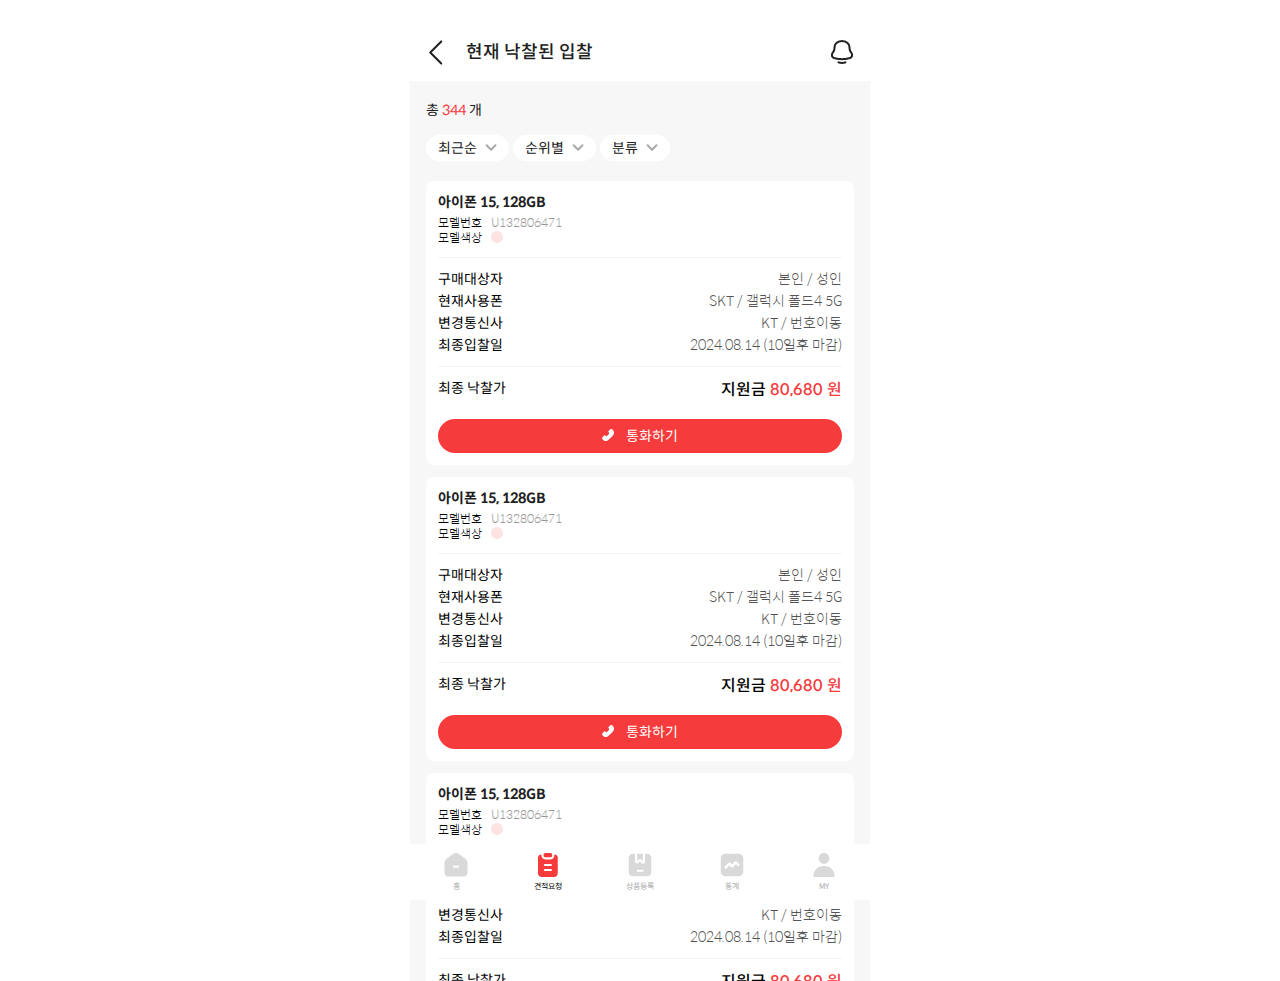
<file: html/bidding_finish.html>
<!DOCTYPE html>
<html lang="ko">

<head>
	<meta charset="UTF-8">
	<meta name="viewport" content="width=device-width, initial-scale=1.0">
	<link rel="stylesheet" href="../css/common.css">
	<link rel="stylesheet" href="../css/bidding.css">
	<link rel="shortcut icon" href="../img/favicon.ico" type="image/x-icon">
	<link rel="icon" href="../img/favicon.ico" type="image/x-icon">
	<script src="../js/jquery-3.5.1.min.js"></script>
	<title>에이지큇</title>
</head>

<body>
	<div class="wrap">
		<header>
			<div class="flex-c">
				<a href="#" class="before_page" aria-label="이전 페이지로 돌아가기">
					<img src="../img/ico-back.svg" alt="이전 페이지로 돌아가기">
				</a>
				<h2>현재 낙찰된 입찰</h2>
			</div>
			<button type="button" aria-label="알림 확인 버튼"><img src="../img/ico_alram.png" alt="알림"></button>
		</header><!-- header -->
		<div class="wrapper">
			<div class="total">총 <span>344</span> 개</div>
			<div class="btn_wrap"><button type="button" class="filter_btn">최근순</button><button type="button"
					class="filter_btn">순위별</button><button type="button" class="filter_btn">분류</button></div>
			<div class="box">
				<ul class="product_info_wrap">
					<li class="product_name">아이폰 15, 128GB</li>
					<li class="company"><span class="title">모델번호</span>U132806471</li>
					<li class="company"><span class="title">모델색상</span>
						<div class="color_group"><span class="color pink" aria-label="분홍색" role="img"></span></div>
					</li>
				</ul>
				<hr>
				<ul class="info">
					<li>
						<div>구매대상자</div>본인 / 성인
					</li>
					<li>
						<div>현재사용폰</div>SKT / 갤럭시 폴드4 5G
					</li>
					<li>
						<div>변경통신사</div>KT / 번호이동
					</li>
					<li>
						<div>최종입찰일</div>2024.08.14 (10일후 마감)
					</li>
				</ul><!-- info -->
				<hr>
				<ul class="info">
					<li>
						<div>최종 낙찰가</div><span class="price">지원금 <span>80,680 원</span></span>
					</li>
				</ul>
				<a href="tel:010-1234-5678" class="tell">통화하기</a>
			</div><!-- box -->
			<div class="box">
				<ul class="product_info_wrap">
					<li class="product_name">아이폰 15, 128GB</li>
					<li class="company"><span class="title">모델번호</span>U132806471</li>
					<li class="company"><span class="title">모델색상</span>
						<div class="color_group"><span class="color pink" aria-label="분홍색" role="img"></span></div>
					</li>
				</ul>
				<hr>
				<ul class="info">
					<li>
						<div>구매대상자</div>본인 / 성인
					</li>
					<li>
						<div>현재사용폰</div>SKT / 갤럭시 폴드4 5G
					</li>
					<li>
						<div>변경통신사</div>KT / 번호이동
					</li>
					<li>
						<div>최종입찰일</div>2024.08.14 (10일후 마감)
					</li>
				</ul><!-- info -->
				<hr>
				<ul class="info">
					<li>
						<div>최종 낙찰가</div><span class="price">지원금 <span>80,680 원</span></span>
					</li>
				</ul>
				<a href="tel:010-1234-5678" class="tell">통화하기</a>
			</div><!-- box -->
			<div class="box">
				<ul class="product_info_wrap">
					<li class="product_name">아이폰 15, 128GB</li>
					<li class="company"><span class="title">모델번호</span>U132806471</li>
					<li class="company"><span class="title">모델색상</span>
						<div class="color_group"><span class="color pink" aria-label="분홍색" role="img"></span></div>
					</li>
				</ul>
				<hr>
				<ul class="info">
					<li>
						<div>구매대상자</div>본인 / 성인
					</li>
					<li>
						<div>현재사용폰</div>SKT / 갤럭시 폴드4 5G
					</li>
					<li>
						<div>변경통신사</div>KT / 번호이동
					</li>
					<li>
						<div>최종입찰일</div>2024.08.14 (10일후 마감)
					</li>
				</ul><!-- info -->
				<hr>
				<ul class="info">
					<li>
						<div>최종 낙찰가</div><span class="price">지원금 <span>80,680 원</span></span>
					</li>
				</ul>
				<a href="tel:010-1234-5678" class="tell">통화하기</a>
			</div><!-- box -->
		</div><!-- wrapper -->
		<nav>
			<ul>
				<li><a href="#">홈</a></li>
				<li><a href="#" class="active" aria-current="page">견적요청</a></li>
				<li><a href="#">상품등록</a></li>
				<li><a href="#">통계</a></li>
				<li><a href="#">MY</a></li>
			</ul>
		</nav><!-- nav -->
	</div><!-- wrap -->

	<div class="modal_wrap">
		<div class="pop">
			<div class="radio_wrapper">
				<h3>기종<span>(복수선택 가능)</span></h3>
				<div class="check_wrap">
					<span>
						<input type="checkbox" id="checkbox1">
						<label for="checkbox1">애플</label>
					</span>
					<span>
						<input type="checkbox" id="checkbox2">
						<label for="checkbox2">삼성</label>
					</span>
					<span>
						<input type="checkbox" id="checkbox3">
						<label for="checkbox3">기타</label>
					</span>
				</div>
				<div class="search">
					<input type="text" placeholder="">
					<button type="button" aria-label="검색 버튼"><img src="../img/ico-search.png" alt="검색"></button>
				</div>
				<div class="result_wrap">
					<button type="button" aria-label="검색 결과 삭제 버튼">애플</button>
					<button type="button" aria-label="검색 결과 삭제 버튼">아이폰15</button>
					<button type="button" aria-label="검색 결과 삭제 버튼">아이폰14</button>
				</div>
				<hr>
				<h3>정렬순서</h3>
				<div class="radio_wrapper">
					<div class="radio_wrap radio_wrap1">
						<span>
							<input type="radio" id="radio1" name="sorting" checked>
							<label for="radio1">최신순</label>
						</span>
						<span>
							<input type="radio" id="radio2" name="sorting">
							<label for="radio2">견적적은순</label>
						</span>
						<span>
							<input type="radio" id="radio3" name="sorting">
							<label for="radio3">마감임박순</label>
						</span>
					</div>
					<hr>
					<h3>가입분류<span>(복수선택 가능)</span></h3>
					<div class="check_wrap check_wrap2">
						<span>
							<input type="checkbox" id="checkbox4">
							<label for="checkbox4">번호이동</label>
						</span>
						<span>
							<input type="checkbox" id="checkbox5">
							<label for="checkbox5">기기변경</label>
						</span>
						<span>
							<input type="checkbox" id="checkbox6">
							<label for="checkbox6">신규가입</label>
						</span>
					</div>
				</div>
			</div>
			<button type="button" class="sel_btn">선택완료</button>
		</div>
	</div><!-- modal_wrap -->

	<script src="../js/common.js"></script>
</body>

</html>
</file>
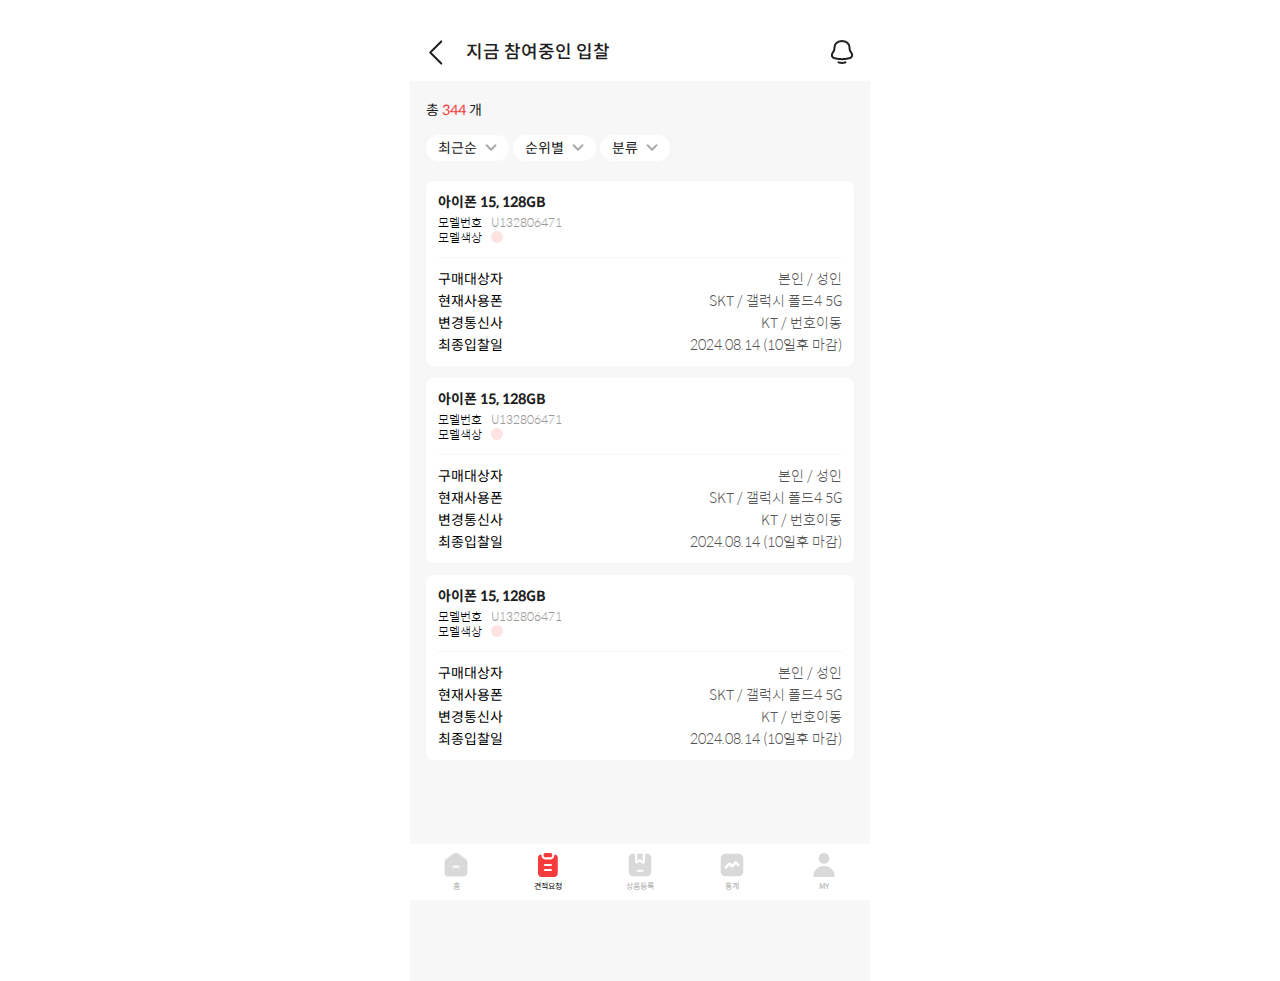
<file: html/bidding_ing.html>
<!DOCTYPE html>
<html lang="ko">

<head>
	<meta charset="UTF-8">
	<meta name="viewport" content="width=device-width, initial-scale=1.0">
	<link rel="stylesheet" href="../css/common.css">
	<link rel="stylesheet" href="../css/bidding.css">
	<link rel="shortcut icon" href="../img/favicon.ico" type="image/x-icon">
	<link rel="icon" href="../img/favicon.ico" type="image/x-icon">
	<script src="../js/jquery-3.5.1.min.js"></script>
	<title>에이지큇</title>
</head>

<body>
	<div class="wrap">
		<header>
			<div class="flex-c">
				<a href="#" class="before_page" aria-label="이전 페이지로 돌아가기">
					<img src="../img/ico-back.svg" alt="이전 페이지로 돌아가기">
				</a>
				<h2>지금 참여중인 입찰</h2>
			</div>
			<button type="button" aria-label="알림 확인 버튼"><img src="../img/ico_alram.png" alt="알림"></button>
		</header><!-- header -->
		<div class="wrapper">
			<div class="total">총 <span>344</span> 개</div>
			<div class="btn_wrap"><button type="button" class="filter_btn">최근순</button><button type="button"
					class="filter_btn">순위별</button><button type="button" class="filter_btn">분류</button></div>
			<div class="box">
				<ul class="product_info_wrap">
					<li class="product_name">아이폰 15, 128GB</li>
					<li class="company"><span class="title">모델번호</span>U132806471</li>
					<li class="company"><span class="title">모델색상</span>
						<div class="color_group"><span class="color pink" aria-label="분홍색" role="img"></span></div>
					</li>
				</ul>
				<hr>
				<ul class="info">
					<li>
						<div>구매대상자</div>본인 / 성인
					</li>
					<li>
						<div>현재사용폰</div>SKT / 갤럭시 폴드4 5G
					</li>
					<li>
						<div>변경통신사</div>KT / 번호이동
					</li>
					<li>
						<div>최종입찰일</div>2024.08.14 (10일후 마감)
					</li>
				</ul><!-- info -->
			</div><!-- box -->
			<div class="box">
				<ul class="product_info_wrap">
					<li class="product_name">아이폰 15, 128GB</li>
					<li class="company"><span class="title">모델번호</span>U132806471</li>
					<li class="company"><span class="title">모델색상</span>
						<div class="color_group"><span class="color pink" aria-label="분홍색" role="img"></span></div>
					</li>
				</ul>
				<hr>
				<ul class="info">
					<li>
						<div>구매대상자</div>본인 / 성인
					</li>
					<li>
						<div>현재사용폰</div>SKT / 갤럭시 폴드4 5G
					</li>
					<li>
						<div>변경통신사</div>KT / 번호이동
					</li>
					<li>
						<div>최종입찰일</div>2024.08.14 (10일후 마감)
					</li>
				</ul><!-- info -->
			</div><!-- box -->
			<div class="box">
				<ul class="product_info_wrap">
					<li class="product_name">아이폰 15, 128GB</li>
					<li class="company"><span class="title">모델번호</span>U132806471</li>
					<li class="company"><span class="title">모델색상</span>
						<div class="color_group"><span class="color pink" aria-label="분홍색" role="img"></span></div>
					</li>
				</ul>
				<hr>
				<ul class="info">
					<li>
						<div>구매대상자</div>본인 / 성인
					</li>
					<li>
						<div>현재사용폰</div>SKT / 갤럭시 폴드4 5G
					</li>
					<li>
						<div>변경통신사</div>KT / 번호이동
					</li>
					<li>
						<div>최종입찰일</div>2024.08.14 (10일후 마감)
					</li>
				</ul><!-- info -->
			</div><!-- box -->
		</div><!-- wrapper -->
		<nav>
			<ul>
				<li><a href="#">홈</a></li>
				<li><a href="#" class="active" aria-current="page">견적요청</a></li>
				<li><a href="#">상품등록</a></li>
				<li><a href="#">통계</a></li>
				<li><a href="#">MY</a></li>
			</ul>
		</nav><!-- nav -->
	</div><!-- wrap -->

	<div class="modal_wrap">
		<div class="pop">
			<h3>정렬순서</h3>
			<div class="radio_wrapper">
				<div class="radio_wrap radio_wrap1">
					<span>
						<input type="radio" id="radio1" name="sorting" checked>
						<label for="radio1">최신순</label>
					</span>
					<span>
						<input type="radio" id="radio2" name="sorting">
						<label for="radio2">견적적은순</label>
					</span>
					<span>
						<input type="radio" id="radio3" name="sorting">
						<label for="radio3">마감임박순</label>
					</span>
				</div>
				<hr>
				<h3>순위별 정렬</h3>
				<div class="radio_wrap radio_wrap1">
					<span>
						<input type="radio" id="radio4" name="sorting2" checked>
						<label for="radio4">높은순</label>
					</span>
					<span>
						<input type="radio" id="radio5" name="sorting2">
						<label for="radio5">낮은순</label>
					</span>
				</div>
				<hr>
				<h3>가입분류<span>(복수선택 가능)</span></h3>
				<div class="check_wrap check_wrap2">
					<span>
						<input type="checkbox" id="checkbox4">
						<label for="checkbox4">번호이동</label>
					</span>
					<span>
						<input type="checkbox" id="checkbox5">
						<label for="checkbox5">기기변경</label>
					</span>
					<span>
						<input type="checkbox" id="checkbox6">
						<label for="checkbox6">신규가입</label>
					</span>
				</div>
			</div>
			<button type="button" class="sel_btn">선택완료</button>
		</div>
	</div><!-- modal_wrap -->

	<script src="../js/common.js"></script>
</body>

</html>
</file>
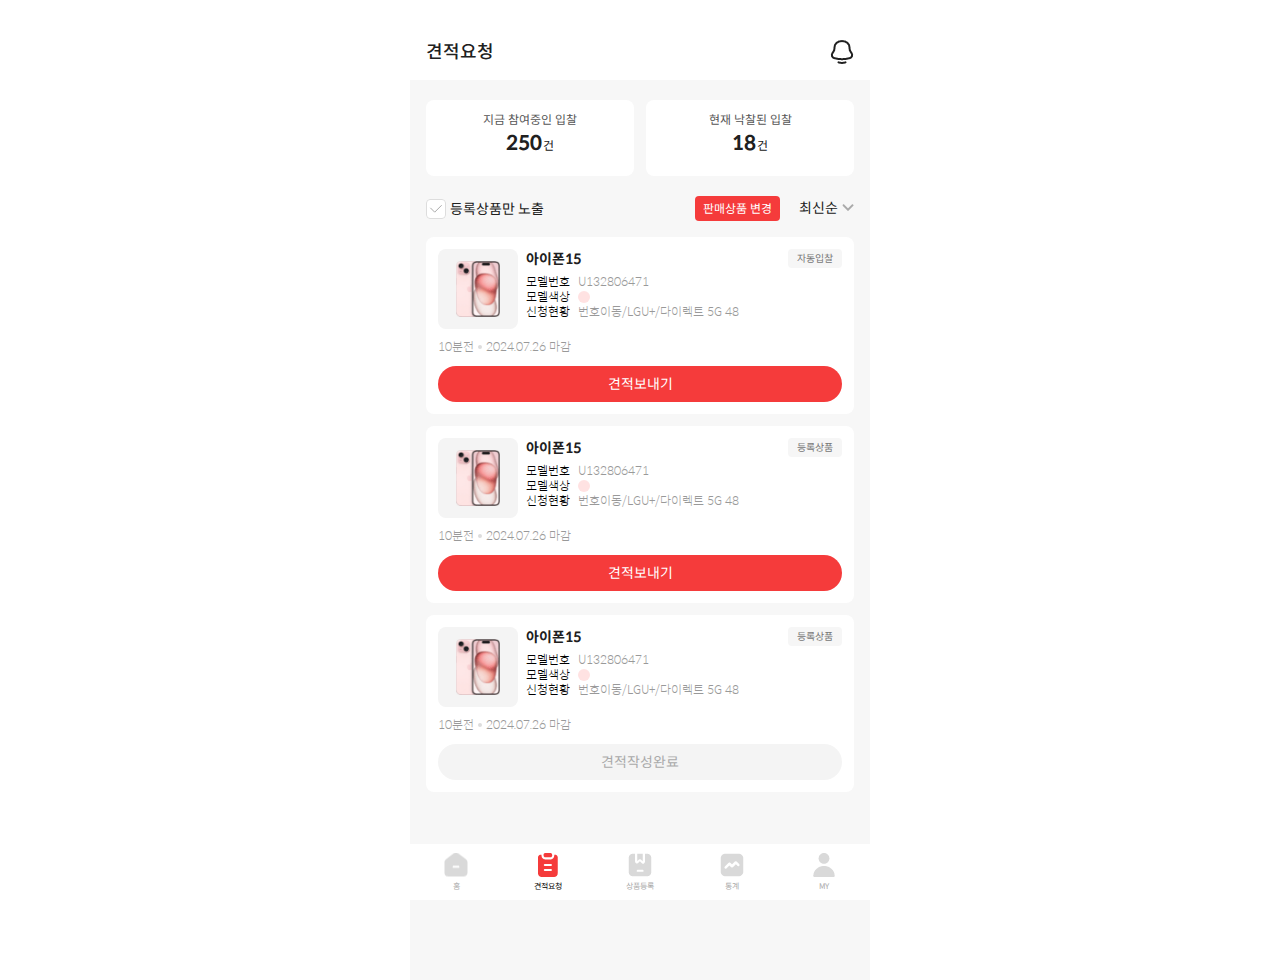
<file: html/estimate_request.html>
<!DOCTYPE html>
<html lang="ko">

<head>
	<meta charset="UTF-8">
	<meta name="viewport" content="width=device-width, initial-scale=1.0">
	<link rel="stylesheet" href="../css/common.css">
	<link rel="stylesheet" href="../css/estimate_request.css">
	<link rel="shortcut icon" href="../img/favicon.ico" type="image/x-icon">
	<link rel="icon" href="../img/favicon.ico" type="image/x-icon">
	<script src="../js/jquery-3.5.1.min.js"></script>
	<title>에이지큇</title>
</head>

<body>
	<div class="wrap">
		<header>
			<h2>견적요청</h2>
			<button type="button" aria-label="알림 확인 버튼"><img src="../img/ico_alram.png" alt="알림"></button>
		</header><!-- header -->
		<div class="wrapper">
			<ul class="box_wrap">
				<li>
					<div>지금 참여중인 입찰</div><strong>250</strong>건
				</li>
				<li>
					<div>현재 낙찰된 입찰</div><strong>18</strong>건
				</li>
			</ul>
			<div class="filter_wrap">
				<div class="check"><input type="checkbox" id="checkbox"><label for="checkbox">등록상품만 노출</label></div>
				<div>
					<button type="button" class="change_btn">판매상품 변경</button>
					<button type="button" class="filter_btn" aria-label="선택 필터 버튼">최신순</button>
				</div>
			</div>
			<ul class="box_list">
				<li class="box">
					<div class="product_wrap">
						<div class="product_img"><img src="../img/img_phone.png" alt="아이폰15"></div>
						<ul class="product_info">
							<li class="product_name"><strong>아이폰15</strong><span class="label">자동입찰</span></li>
							<li><span class="name">모델번호</span>U132806471</li>
							<li><span class="name">모델색상</span>
								<div class="color_group"><span class="color pink" aria-label="분홍색" role="img"></span></div>
							</li>
							<li><span class="name">신청현황</span>번호이동/LGU+/다이렉트 5G 48</li>
						</ul>
					</div>
					<p class="finish">10분전<span>2024.07.26 마감</span></p>
					<button type="button" class="send_btn">견적보내기</button>
				</li>
				<li class="box">
					<div class="product_wrap">
						<div class="product_img"><img src="../img/img_phone.png" alt="아이폰15"></div>
						<ul class="product_info">
							<li class="product_name"><strong>아이폰15</strong><span class="label">등록상품</span></li>
							<li><span class="name">모델번호</span>U132806471</li>
							<li><span class="name">모델색상</span>
								<div class="color_group"><span class="color pink" aria-label="분홍색" role="img"></span></div>
							</li>
							<li><span class="name">신청현황</span>번호이동/LGU+/다이렉트 5G 48</li>
						</ul>
					</div>
					<p class="finish">10분전<span>2024.07.26 마감</span></p>
					<button type="button" class="send_btn">견적보내기</button>
				</li>
				<li class="box">
					<div class="product_wrap">
						<div class="product_img"><img src="../img/img_phone.png" alt="아이폰15"></div>
						<ul class="product_info">
							<li class="product_name"><strong>아이폰15</strong><span class="label">등록상품</span></li>
							<li><span class="name">모델번호</span>U132806471</li>
							<li><span class="name">모델색상</span>
								<div class="color_group"><span class="color pink" aria-label="분홍색" role="img"></span></div>
							</li>
							<li><span class="name">신청현황</span>번호이동/LGU+/다이렉트 5G 48</li>
						</ul>
					</div>
					<p class="finish">10분전<span>2024.07.26 마감</span></p>
					<button type="button" class="send_btn" disabled>견적작성완료</button>
				</li>
			</ul>
		</div><!-- wrapper -->
		<nav>
			<ul>
				<li><a href="#">홈</a></li>
				<li><a href="#" class="active" aria-current="page">견적요청</a></li>
				<li><a href="#">상품등록</a></li>
				<li><a href="#">통계</a></li>
				<li><a href="#">MY</a></li>
			</ul>
		</nav><!-- nav -->
	</div><!-- wrap -->

	<div class="modal_wrap">
		<div class="pop">
			<h3>기종<span>(복수선택 가능)</span></h3>
			<div class="check_wrap">
				<span>
					<input type="checkbox" id="checkbox1">
					<label for="checkbox1">애플</label>
				</span>
				<span>
					<input type="checkbox" id="checkbox2">
					<label for="checkbox2">삼성</label>
				</span>
				<span>
					<input type="checkbox" id="checkbox3">
					<label for="checkbox3">기타</label>
				</span>
			</div>
			<div class="search">
				<input type="text" placeholder="">
				<button type="button" aria-label="검색 버튼"><img src="../img/ico-search.png" alt="검색"></button>
			</div>
			<div class="result_wrap">
				<button type="button" aria-label="검색 결과 삭제 버튼">애플</button>
				<button type="button" aria-label="검색 결과 삭제 버튼">아이폰15</button>
				<button type="button" aria-label="검색 결과 삭제 버튼">아이폰14</button>
			</div>
			<hr>
			<h3>정렬순서</h3>
			<div class="radio_wrap radio_wrap1">
				<span>
					<input type="radio" id="radio1" name="sorting" checked>
					<label for="radio1">최신순</label>
				</span>
				<span>
					<input type="radio" id="radio2" name="sorting">
					<label for="radio2">조회 많은순</label>
				</span>
				<span>
					<input type="radio" id="radio3" name="sorting">
					<label for="radio3">인기순</label>
				</span>
			</div>
			<hr>
			<h3>가입분류<span>(복수선택 가능)</span></h3>
			<div class="check_wrap check_wrap2">
				<span>
					<input type="checkbox" id="checkbox4">
					<label for="checkbox4">번호이동</label>
				</span>
				<span>
					<input type="checkbox" id="checkbox5">
					<label for="checkbox5">기기변경</label>
				</span>
				<span>
					<input type="checkbox" id="checkbox6">
					<label for="checkbox6">신규가입</label>
				</span>
			</div>
			<button type="button" class="sel_btn">선택완료</button>
		</div>
	</div><!-- modal_wrap -->

	<div class="modal_wrap2">
		<div class="modal">
			<h3>판매상품 선택</h3>
			<ul class="menu_wrap">
				<li class="total">전체</li>
				<li class="phone active">휴대폰</li>
				<li class="internet">인터넷</li>
				<li class="waterpurifier">정수기</li>
				<li class="airpurifier">공기청정기</li>
				<li class="massagechair">안마의자</li>
			</ul>
			<button type="button" class="sel_btn">선택완료</button>
		</div>
	</div><!-- modal_wrap2 -->

	<div class="modal_wrap3">
		<div class="modal">
			<p>고객님에게 등록 견적서가<br>
				발송되었습니다.<br>
				기분 좋은 낙찰을 기원합니다.</p>
		</div>
	</div>
	<!-- modal_wrap3 -->

	<script src="../js/common.js"></script>
</body>

</html>
</file>
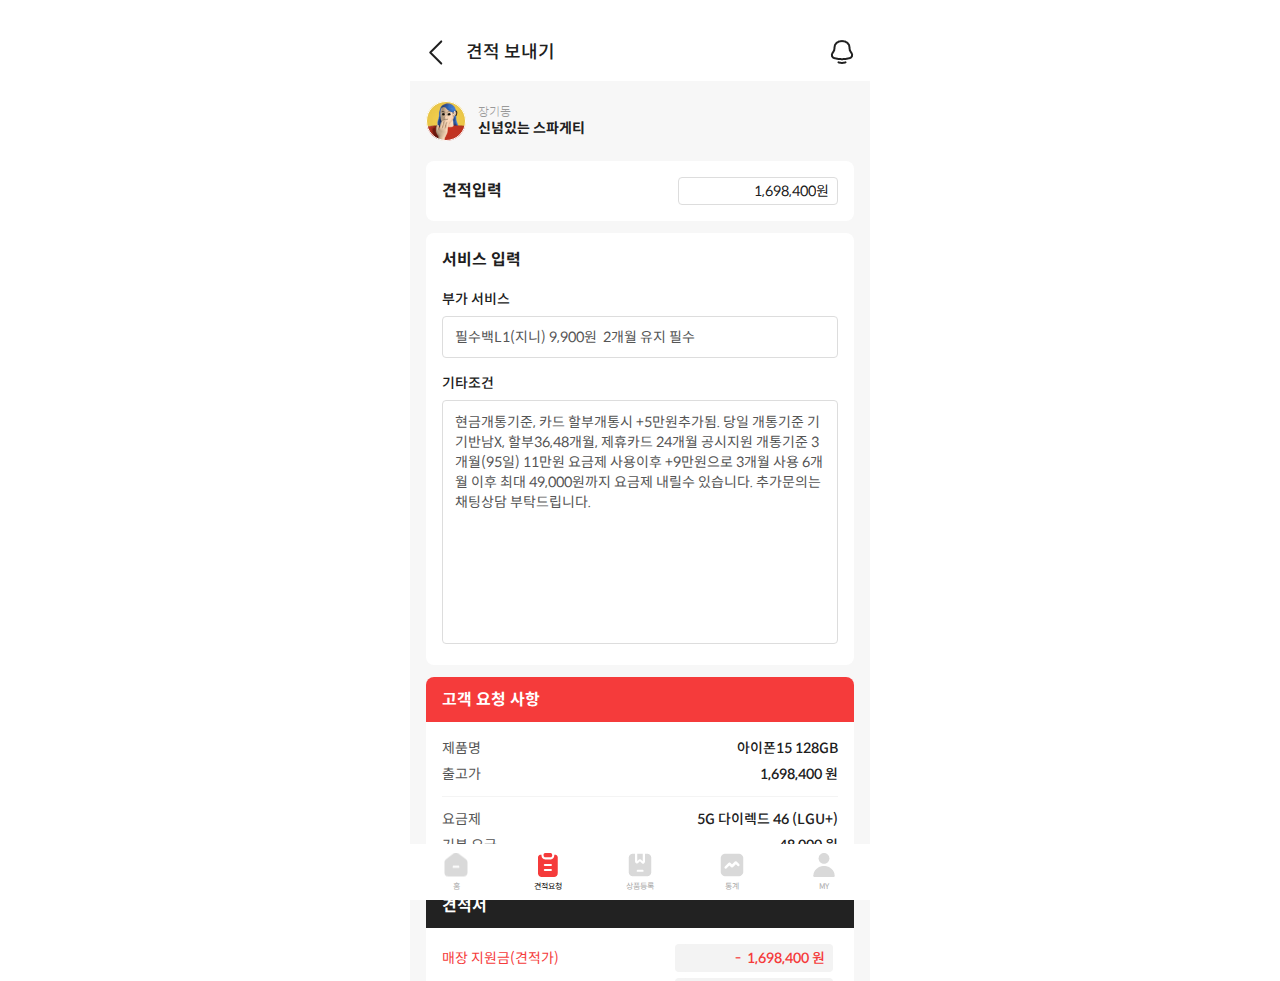
<file: html/estimate_send.html>
<!DOCTYPE html>
<html lang="ko">

<head>
	<meta charset="UTF-8">
	<meta name="viewport" content="width=device-width, initial-scale=1.0">
	<link rel="stylesheet" href="../css/common.css">
	<link rel="stylesheet" href="../css/estimate_send.css">
	<link rel="shortcut icon" href="../img/favicon.ico" type="image/x-icon">
	<link rel="icon" href="../img/favicon.ico" type="image/x-icon">
	<script src="../js/jquery-3.5.1.min.js"></script>
	<title>에이지큇</title>
</head>

<body>
	<div class="wrap">
		<header>
			<div class="flex-c">
				<a href="#" class="before_page" aria-label="이전 페이지로 돌아가기">
					<img src="../img/ico-back.svg" alt="이전 페이지로 돌아가기">
				</a>
				<h2>견적 보내기</h2>
			</div>
			<button type="button" aria-label="알림 확인 버튼"><img src="../img/ico_alram.png" alt="알림"></button>
		</header><!-- header -->
		<div class="wrapper">
			<div class="sell_info">
				<div class="product_img"><img src="../img/img-profile-01.png" alt="구매자 프로필" class="img"></div>
				<div>
					<div class="num">장기동</div>
					<div class="product_name">신념있는 스파게티</div>
				</div>
			</div><!-- sell_info -->
			<div class="box">
				<ul class="input_group">
					<li class="name">견적입력</li>
					<li><span class="input_line"><input type="text" value="1,698,400"> 원</span></li>
				</ul>
			</div>
			<div class="box">
				<h3>서비스 입력</h3>
				<h5>부가 서비스</h5>
				<input type="text" value="필수백L1(지니) 9,900원  2개월 유지 필수">
				<h5>기타조건</h5>
				<textarea>현금개통기준, 카드 할부개통시 +5만원추가됨. 당일 개통기준 기기반남X, 할부36,48개월, 제휴카드 24개월 공시지원 개통기준 3개월(95일) 11만원 요금제 사용이후 +9만원으로 3개월 사용 6개월 이후 최대 49,000원까지 요금제 내릴수 있습니다. 추가문의는 채팅상담 부탁드립니다.</textarea>
			</div><!-- box -->

			<div class="box box2">
				<h4 class="box_header">고객 요청 사항</h4>
				<div class="box_form">
					<ul>
						<li>제품명</li>
						<li>아이폰15 128GB</li>
					</ul>
					<ul>
						<li>출고가</li>
						<li>1,698,400 원</li>
					</ul>
					<hr>
					<ul>
						<li>요금제</li>
						<li>5G 다이렉드 46 (LGU+)</li>
					</ul>
					<ul>
						<li>기본 요금</li>
						<li>48,000 원</li>
					</ul>
				</div>
			</div>
			<div class="box box2">
				<h4 class="box_header black">견적서</h4>
				<div class="box_form">
					<ul>
						<li class="red">매장 지원금(견적가)</li>
						<li><span class="s_box red"><input class="red" type="text" value="-  1,698,400 "> 원</span></li>
					</ul>
					<ul>
						<li>공시 지원금</li>
						<li><span class="s_box"><input type="text" value="-  1,698,400"> 원</span></li>
					</ul>
					<hr>
					<ul>
						<li>할부 원금</li>
						<li>1,698,400 원</li>
					</ul>
					<hr>
					<ul class="mb">
						<li>할부 기간(개월)</li>
						<li class="radio_wrap radio_wrap5">
							<label>
								<input type="radio" name="installment" value="0">
								<span>0</span>
							</label>
							<label>
								<input type="radio" name="installment" value="12">
								<span>12</span>
							</label>
							<label>
								<input type="radio" name="installment" value="18">
								<span>18</span>
							</label>
							<label>
								<input type="radio" name="installment" value="24" checked>
								<span>24</span>
							</label>
							<label>
								<input type="radio" name="installment" value="30">
								<span>30</span>
							</label>
							<label>
								<input type="radio" name="installment" value="36">
								<span>36</span>
							</label>
							<label>
								<input type="radio" name="installment" value="48">
								<span>48</span>
							</label>
						</li>
					</ul>
					<ul>
						<li>할부 이자</li>
						<li>
							<div>1,698,400 원</div>
							<div class="light">분할상환수수료(원리금균등,연 5.9%)</div>
						</li>
					</ul>
					<hr>
					<ul>
						<li class="small black"><span class="title">월 할부금</span>
							<div>1</div>
						</li>
						<li>10,940 원</li>
					</ul>
					<ul class="mt4">
						<li class="small black"><span class="title">월 통신요금</span>
							<div>2</div>
						</li>
						<li>10,940 원</li>
					</ul>
					<hr>
					<ul>
						<li class="big black">월 청구액 <div>1</div><span class="plus">+</span>
							<div>2</div>
						</li>
						<li class="big red">10,940 원</li>
					</ul>
				</div>
			</div>
			<button type="button" class="dispath sel_btn">견적 발송</button>
		</div><!-- wrapper -->
		<nav>
			<ul>
				<li><a href="#">홈</a></li>
				<li><a href="#" class="active" aria-current="page">견적요청</a></li>
				<li><a href="#">상품등록</a></li>
				<li><a href="#">통계</a></li>
				<li><a href="#">MY</a></li>
			</ul>
		</nav><!-- nav -->
	</div><!-- wrap -->

	<div class="modal_wrap">
		<div class="modal">
			<p>고객님에게 작성한 <span class="red">견적서</span>가<br>
				발송되었습니다.<br>
				사장님의 견적을 자동등록 할까요?</p>
			<div class="btn_wrap"><button type="button" class="red">등록해주세요</button><button type="button">아니오</button></div>
		</div>
	</div><!-- modal_wrap -->

	<script src="../js/common.js"></script>
</body>

</html>
</file>
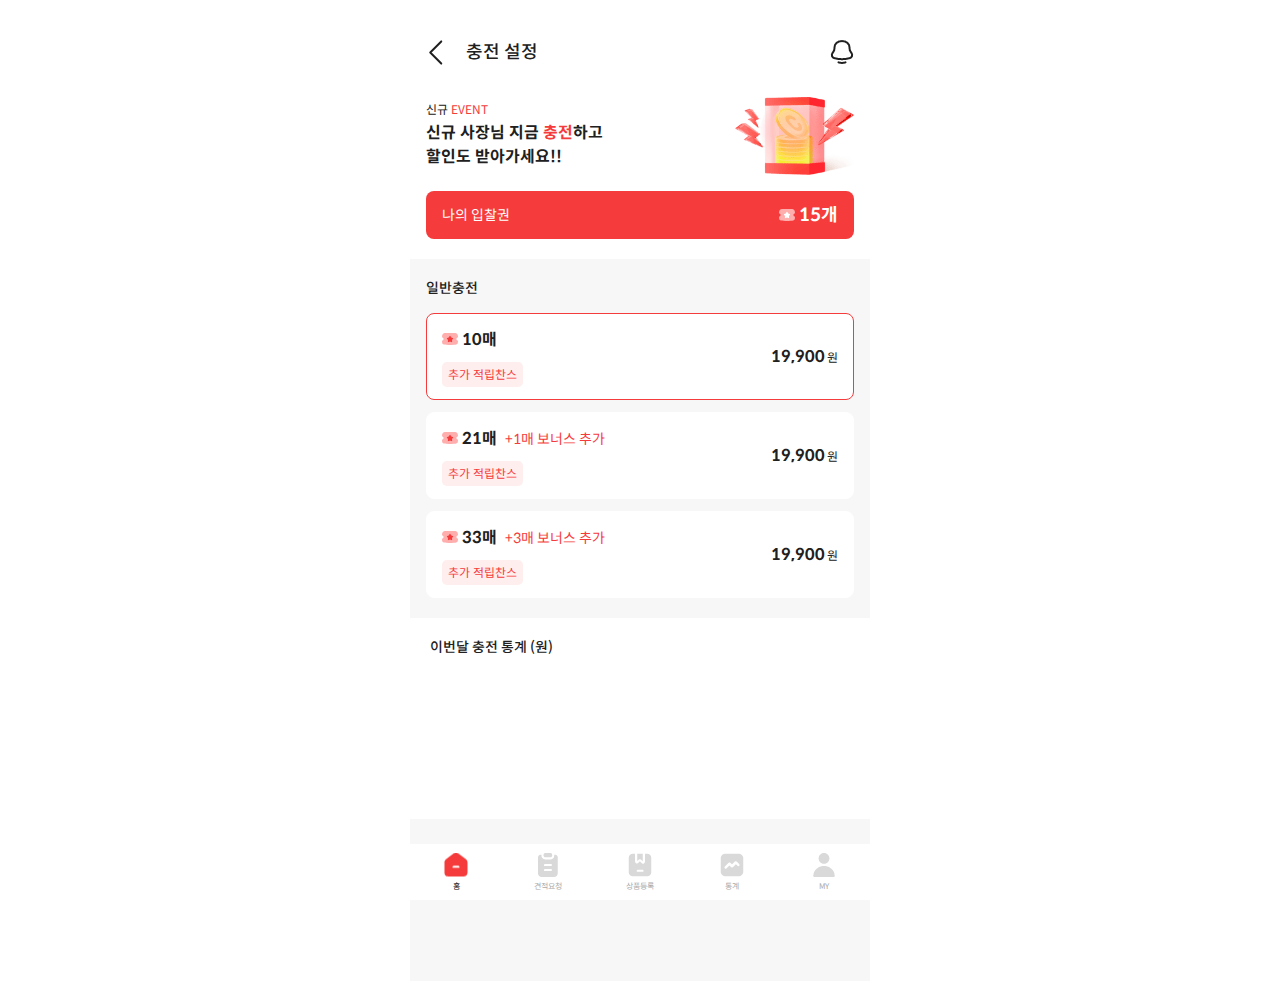
<file: html/home_charging.html>
<!DOCTYPE html>
<html lang="ko">

<head>
	<meta charset="UTF-8">
	<meta name="viewport" content="width=device-width, initial-scale=1.0">
	<link rel="stylesheet" href="../css/common.css">
	<link rel="stylesheet" href="../css/home_charging.css">
	<link rel="shortcut icon" href="../img/favicon.ico" type="image/x-icon">
	<link rel="icon" href="../img/favicon.ico" type="image/x-icon">
	<script src="../js/jquery-3.5.1.min.js"></script>
	<title>에이지큇</title>
</head>

<body>
	<div class="wrap">
		<header>
			<div class="flex-c">
				<a href="#" class="before_page" aria-label="이전 페이지로 돌아가기">
					<img src="../img/ico-back.svg" alt="이전 페이지로 돌아가기">
				</a>
				<h2>충전 설정</h2>
			</div>
			<button type="button" aria-label="알림 확인 버튼"><img src="../img/ico_alram.png" alt="알림"></button>
		</header><!-- header -->
		<div class="wrapper wrapper2">
			<div class="event_box">
				<div class="event_wrap">
					<div>
						<div class="event_label">신규 <span class="red">EVENT</span></div>
						<p>신규 사장님 지금 <span class="red">충전</span>하고<br>
							할인도 받아가세요!!</p>
					</div>
				</div>
				<div class="my_bidding">
					<span>나의 입찰권</span>
					<strong>15개</strong>
				</div>
			</div>
			<div class="charging_box">
				<h3>일반충전</h3>
				<ul>
					<li class="active">
						<div class="charging_left">
							<div>10매</div>
							<span class="chance">추가 적립찬스</span>
						</div>
						<div class="charging_right">
							<span>19,900</span>원
						</div>
					</li>
					<li>
						<div class="charging_left">
							<div>21매<span>+1매 보너스 추가</span></div>
							<span class="chance">추가 적립찬스</span>
						</div>
						<div class="charging_right">
							<span>19,900</span>원
						</div>
					</li>
					<li>
						<div class="charging_left">
							<div>33매<span>+3매 보너스 추가</span></div>
							<span class="chance">추가 적립찬스</span>
						</div>
						<div class="charging_right">
							<span>19,900</span>원
						</div>
					</li>
				</ul>
			</div>
			<div class="graph">
				<h3>이번달 충전 통계 (원)</h3>
			</div>
		</div><!-- wrapper -->
		<nav>
			<ul>
				<li><a href="#" class="active" aria-current="page">홈</a></li>
				<li><a href="#">견적요청</a></li>
				<li><a href="#">상품등록</a></li>
				<li><a href="#">통계</a></li>
				<li><a href="#">MY</a></li>
			</ul>
		</nav><!-- nav -->
	</div><!-- wrap -->
	<script src="../js/common.js"></script>
</body>

</html>
</file>
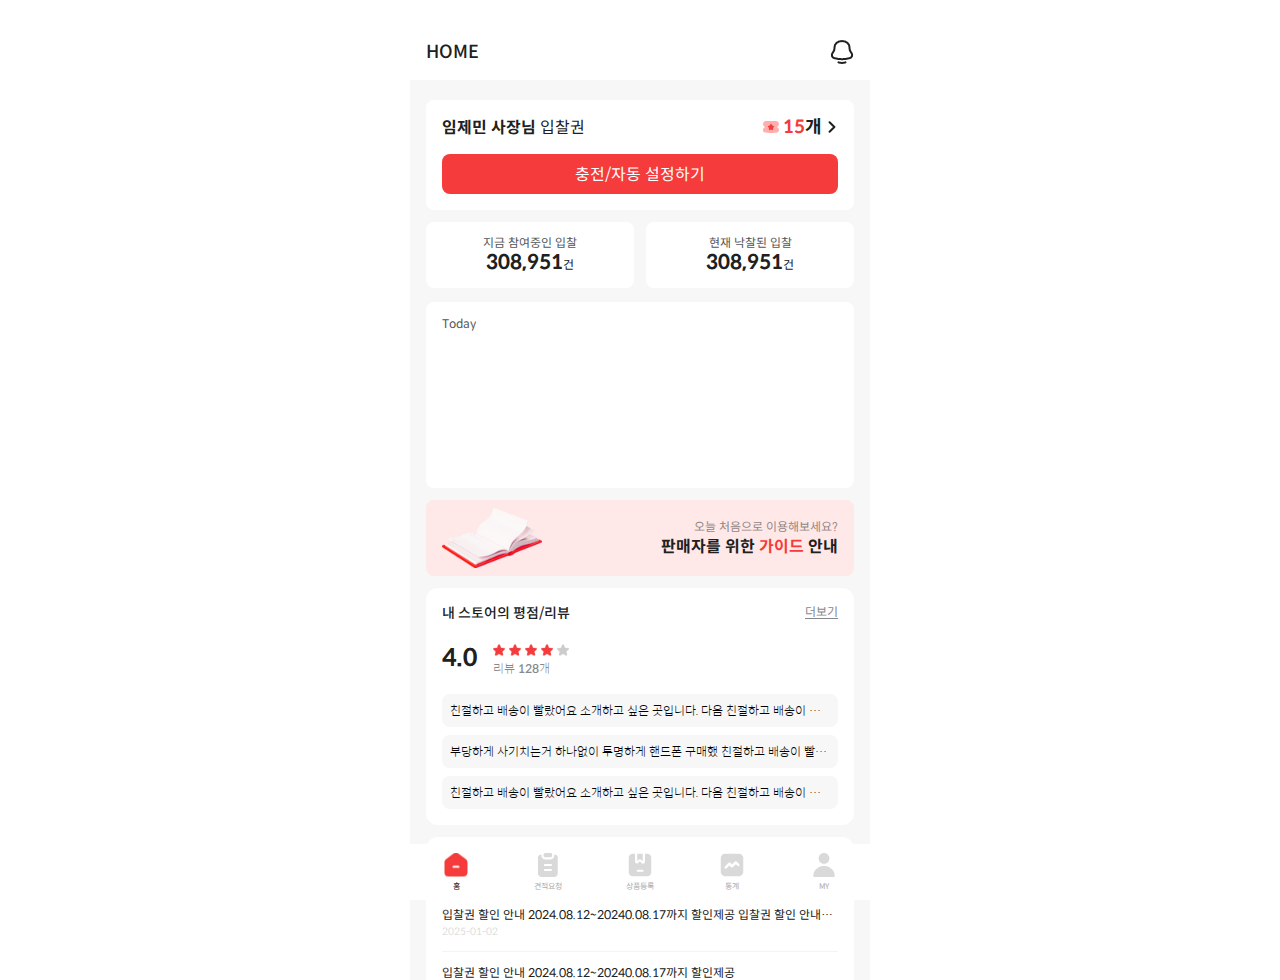
<file: html/home_main.html>
<!DOCTYPE html>
<html lang="ko">

<head>
	<meta charset="UTF-8">
	<meta name="viewport" content="width=device-width, initial-scale=1.0">
	<link rel="stylesheet" href="../css/common.css">
	<link rel="stylesheet" href="../css/home_main.css">
	<link rel="shortcut icon" href="../img/favicon.ico" type="image/x-icon">
	<link rel="icon" href="../img/favicon.ico" type="image/x-icon">
	<script src="../js/jquery-3.5.1.min.js"></script>
	<title>에이지큇</title>
</head>

<body>
	<div class="wrap">
		<header>
			<h2>HOME</h2>
			<button type="button" aria-label="알림 확인 버튼"><img src="../img/ico_alram.png" alt="알림"></button>
		</header><!-- header -->
		<div class="wrapper">
			<div class="box">
				<div class="seller_bidding">
					<h3><strong>임제민 사장님</strong> 입찰권</h3>
					<div class="bidding_num"><strong>15</strong>개</div>
				</div>
				<button type="button" class="request_btn">충전/자동 설정하기</button>
			</div>
			<ul class="box_wrap">
				<li>
					<div>지금 참여중인 입찰</div>
					<strong class="num">308,951<span>건</span></strong>
				</li>
				<li>
					<div>현재 낙찰된 입찰</div>
					<strong class="num">308,951<span>건</span></strong>
				</li>
			</ul>
			<div class="box graph">
				<h5>Today</h5>
			</div>
			<div class="bannner">
				<div>
					<p>오늘 처음으로 이용해보세요?</p>
					<h4>판매자를 위한 <span>가이드</span> 안내</h4>
				</div>
			</div>
			<div class="box review_box">
				<div class="grade_title">
					<h3>내 스토어의 평점/리뷰</h3>
					<button type="button">더보기</button>
				</div>
				<div class="grade_wrap">
					<strong>4.0</strong>
					<div>
						<div role="img" class="star_wrap" aria-label="별표 5개 만점에 4개를 받았습니다.">
							<span class="star_on"></span>
							<span class="star_on"></span>
							<span class="star_on"></span>
							<span class="star_on"></span>
							<span class="star_off"></span>
						</div>
						<div class="review_total">리뷰 <span>128</span>개</div>
					</div>
				</div>
				<ul class="review_wrap">
					<li>
						<p>친절하고 배송이 빨랐어요 소개하고 싶은 곳입니다. 다음 친절하고 배송이 빨랐어요 소개하고 싶은 곳입니다.</p>
					</li>
					<li>
						<p>부당하게 사기치는거 하나없이 투명하게 핸드폰 구매했 친절하고 배송이 빨랐어요 소개하고 싶은 곳입니다.</p>
					</li>
					<li>
						<p>친절하고 배송이 빨랐어요 소개하고 싶은 곳입니다. 다음 친절하고 배송이 빨랐어요 소개하고 싶은 곳입니다.</p>
					</li>
				</ul>
			</div>
			<div class="box notice_box">
				<div class="grade_title">
					<h3>공지사항</h3>
					<button type="button">더보기</button>
				</div>
				<p class="title_info">판매자님들 서비스 이용에 도움되는 공지사항</p>
				<ul class="notice_list">
					<li>
						<p>입찰권 할인 안내 2024.08.12~20240.08.17까지 할인제공 입찰권 할인 안내 2024.08.12~20240.08.17까지 할인제공</p>
						<div>2025-01-02</div>
					</li>
					<li>
						<p>입찰권 할인 안내 2024.08.12~20240.08.17까지 할인제공</p>
						<div>2025-01-02</div>
					</li>
					<li>
						<p>입찰권 할인 안내 2024.08.12~20240.08.17까지 할인제공</p>
						<div>2025-01-02</div>
					</li>
				</ul>
			</div>
			<div class="service_wrap">
				<a href="#"><span>질문하기</span></a>
				<a href="#"><span>FAQ</span></a>
			</div>
		</div><!-- wrapper -->
		<nav>
			<ul>
				<li><a href="#" class="active" aria-current="page">홈</a></li>
				<li><a href="#">견적요청</a></li>
				<li><a href="#">상품등록</a></li>
				<li><a href="#">통계</a></li>
				<li><a href="#">MY</a></li>
			</ul>
		</nav><!-- nav -->
	</div><!-- wrap -->
	<script src="../js/common.js"></script>
</body>

</html>
</file>
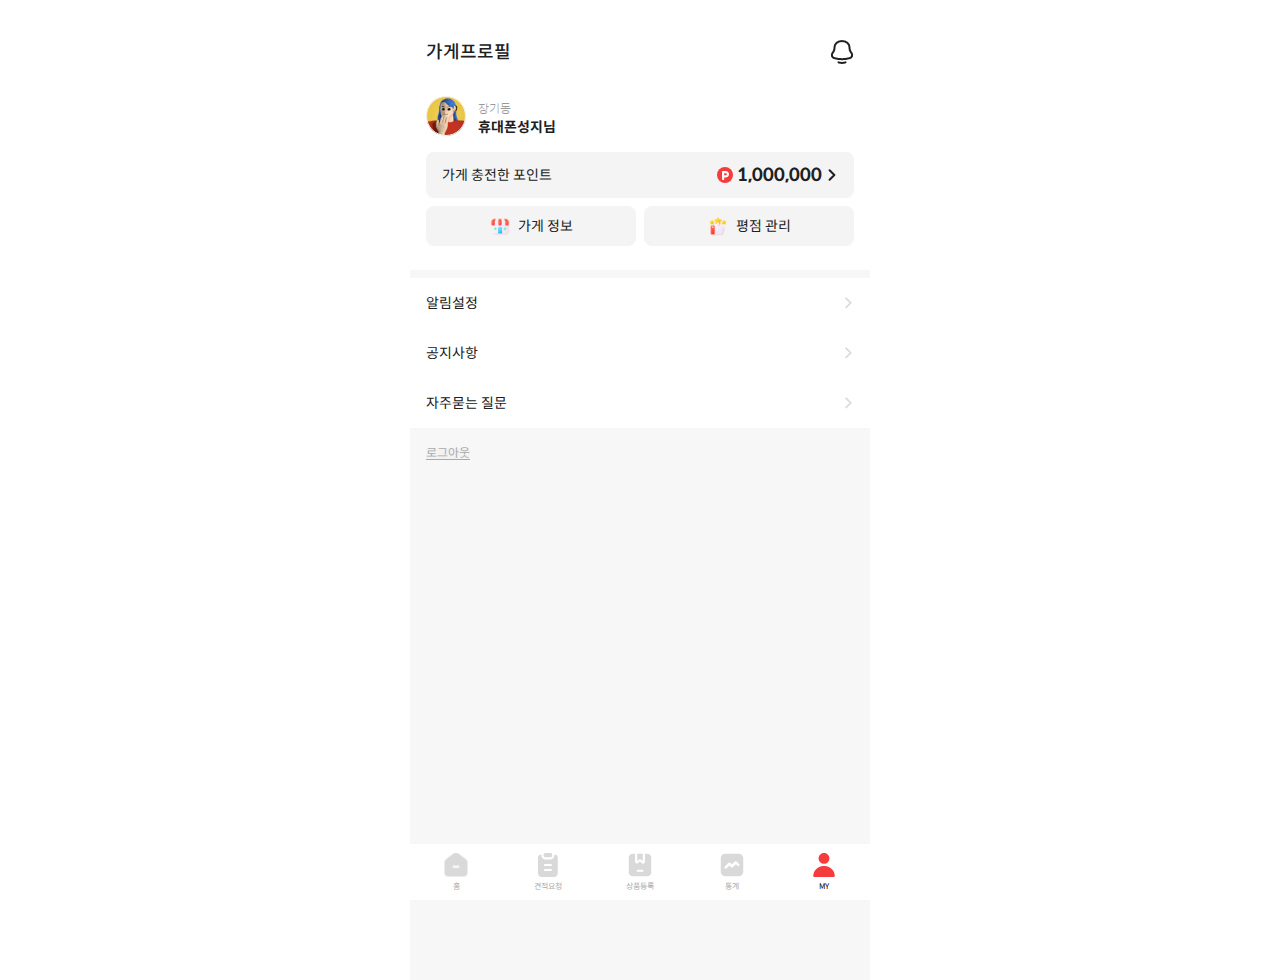
<file: html/my_member.html>
<!DOCTYPE html>
<html lang="ko">

<head>
	<meta charset="UTF-8">
	<meta name="viewport" content="width=device-width, initial-scale=1.0">
	<link rel="stylesheet" href="../css/common.css">
	<link rel="stylesheet" href="../css/my.css">
	<link rel="shortcut icon" href="../img/favicon.ico" type="image/x-icon">
	<link rel="icon" href="../img/favicon.ico" type="image/x-icon">
	<script src="../js/jquery-3.5.1.min.js"></script>
	<title>에이지큇</title>
</head>

<body>
	<div class="wrap">
		<header>
			<div class="flex-c">
				<h2>가게프로필</h2>
			</div>
			<button type="button" aria-label="알림 확인 버튼"><img src="../img/ico_alram.png" alt="알림"></button>
		</header><!-- header -->
		<div class="wrapper wrapper2">
			<div class="sell_info">
				<div class="product_img"><img src="../img/img-profile-06.png" alt="프로필 사진" class="img"></div>
				<div>
					<span class="num">장기동</span>
					<div class="product_name">휴대폰성지님</div>
				</div>
			</div>
			<div class="my_link">
				<a href="#" class="point_wrap"><span>가게 충전한 포인트</span><span class="point">1,000,000</span></a>
				<div class="flex"><a href="#" class="store">가게 정보</a><a href="#" class="review">평점 관리</a></div>
			</div>
			<ul class="list">
				<li><a href="#">알림설정</a></li>
				<li><a href="#">공지사항</a></li>
				<li><a href="#">자주묻는 질문</a></li>
			</ul>
			<button type="button" class="logout_btn">로그아웃</button>
		</div><!-- wrapper -->
		<nav>
			<ul>
				<li><a href="#">홈</a></li>
				<li><a href="#">견적요청</a></li>
				<li><a href="#">상품등록</a></li>
				<li><a href="#">통계</a></li>
				<li><a href="#" class="active" aria-current="page">MY</a></li>
			</ul>
		</nav><!-- nav -->
	</div><!-- wrap -->
	<script src="../js/common.js"></script>
</body>

</html>
</file>
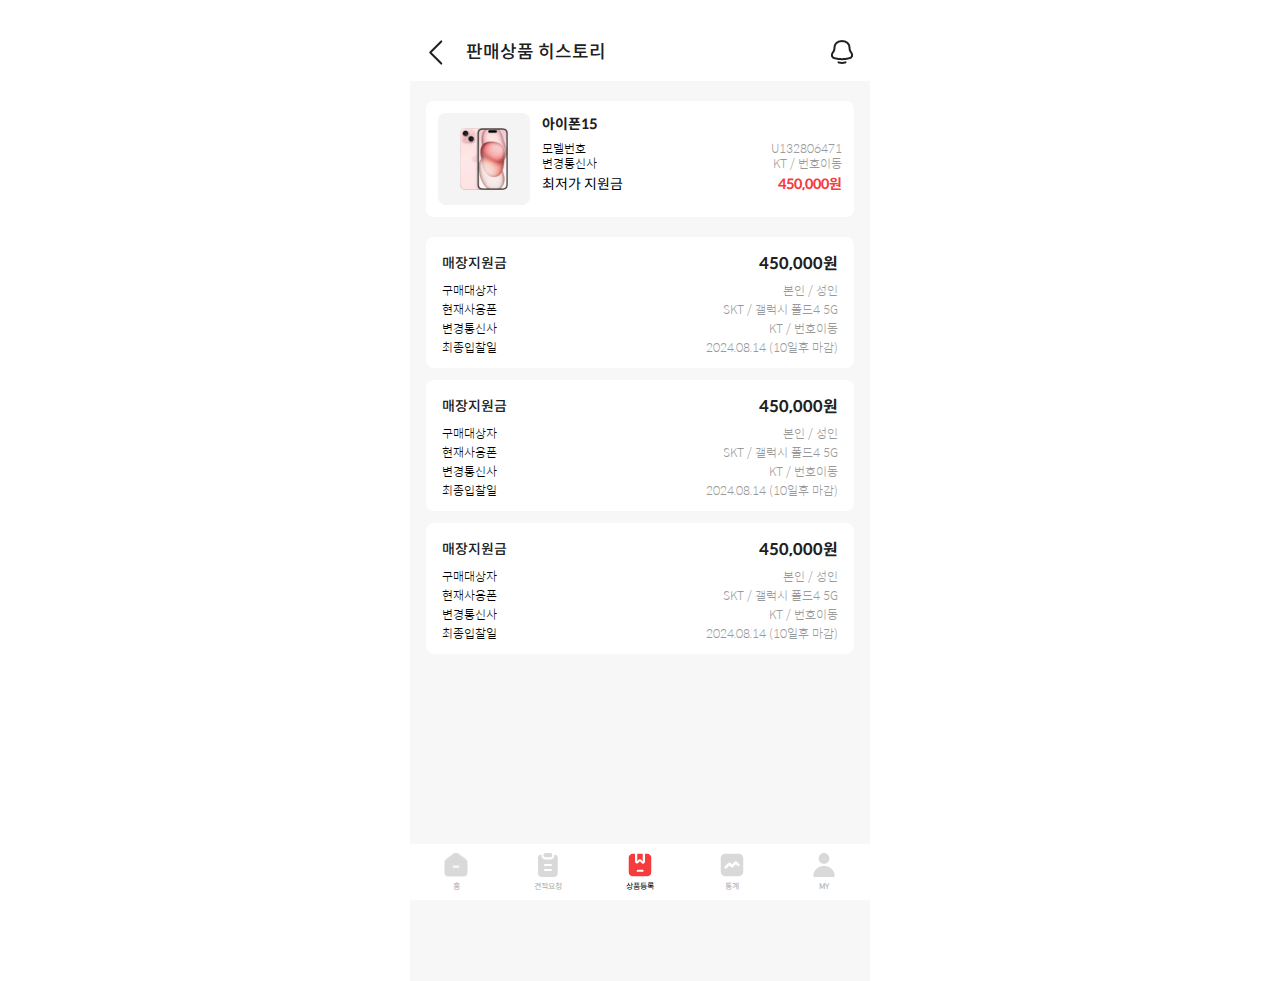
<file: html/product_history.html>
<!DOCTYPE html>
<html lang="ko">

<head>
	<meta charset="UTF-8">
	<meta name="viewport" content="width=device-width, initial-scale=1.0">
	<link rel="stylesheet" href="../css/common.css">
	<link rel="stylesheet" href="../css/product.css">
	<link rel="shortcut icon" href="../img/favicon.ico" type="image/x-icon">
	<link rel="icon" href="../img/favicon.ico" type="image/x-icon">
	<script src="../js/jquery-3.5.1.min.js"></script>
	<title>에이지큇</title>
</head>

<body>
	<div class="wrap">
		<header>
			<div class="flex-c">
				<a href="#" class="before_page" aria-label="이전 페이지로 돌아가기">
					<img src="../img/ico-back.svg" alt="이전 페이지로 돌아가기">
				</a>
				<h2>판매상품 히스토리</h2>
			</div>
			<button type="button" aria-label="알림 확인 버튼"><img src="../img/ico_alram.png" alt="알림"></button>
		</header><!-- header -->
		<div class="wrapper">
			<div class="box mb">
				<div class="product_wrap">
					<div class="product_img"><img src="../img/img_phone.png" alt="아이폰15"></div>
					<ul class="product_info">
						<li class="product_name"><strong>아이폰15</strong></li>
						<li><span class="name">모델번호</span>U132806471</li>
						<li><span class="name">변경통신사</span>KT / 번호이동</li>
						<li class="big"><span class="name">최저가 지원금</span><span class="price red">450,000원</span></li>
					</ul>
				</div>
			</div>
			<ul>
				<li class="box box2">
					<div class="price_wrap">
						<span>매장지원금</span><strong>450,000원</strong>
					</div>
					<ul class="info">
						<li>
							<span>구매대상자</span>본인 / 성인
						</li>
						<li>
							<span>현재사용폰</span>SKT / 갤럭시 폴드4 5G
						</li>
						<li>
							<span>변경통신사</span>KT / 번호이동
						</li>
						<li>
							<span>최종입찰일</span>2024.08.14 (10일후 마감)
						</li>
					</ul>
				</li>
				<li class="box box2">
					<div class="price_wrap">
						<span>매장지원금</span><strong>450,000원</strong>
					</div>
					<ul class="info">
						<li>
							<span>구매대상자</span>본인 / 성인
						</li>
						<li>
							<span>현재사용폰</span>SKT / 갤럭시 폴드4 5G
						</li>
						<li>
							<span>변경통신사</span>KT / 번호이동
						</li>
						<li>
							<span>최종입찰일</span>2024.08.14 (10일후 마감)
						</li>
					</ul>
				</li>
				<li class="box box2">
					<div class="price_wrap">
						<span>매장지원금</span><strong>450,000원</strong>
					</div>
					<ul class="info">
						<li>
							<span>구매대상자</span>본인 / 성인
						</li>
						<li>
							<span>현재사용폰</span>SKT / 갤럭시 폴드4 5G
						</li>
						<li>
							<span>변경통신사</span>KT / 번호이동
						</li>
						<li>
							<span>최종입찰일</span>2024.08.14 (10일후 마감)
						</li>
					</ul>
				</li>
			</ul>
		</div><!-- wrapper -->
		<nav>
			<ul>
				<li><a href="#">홈</a></li>
				<li><a href="#">견적요청</a></li>
				<li><a href="#" class="active" aria-current="page">상품등록</a></li>
				<li><a href="#">통계</a></li>
				<li><a href="#">MY</a></li>
			</ul>
		</nav><!-- nav -->
	</div><!-- wrap -->
	<script src="../js/common.js"></script>
</body>

</html>
</file>
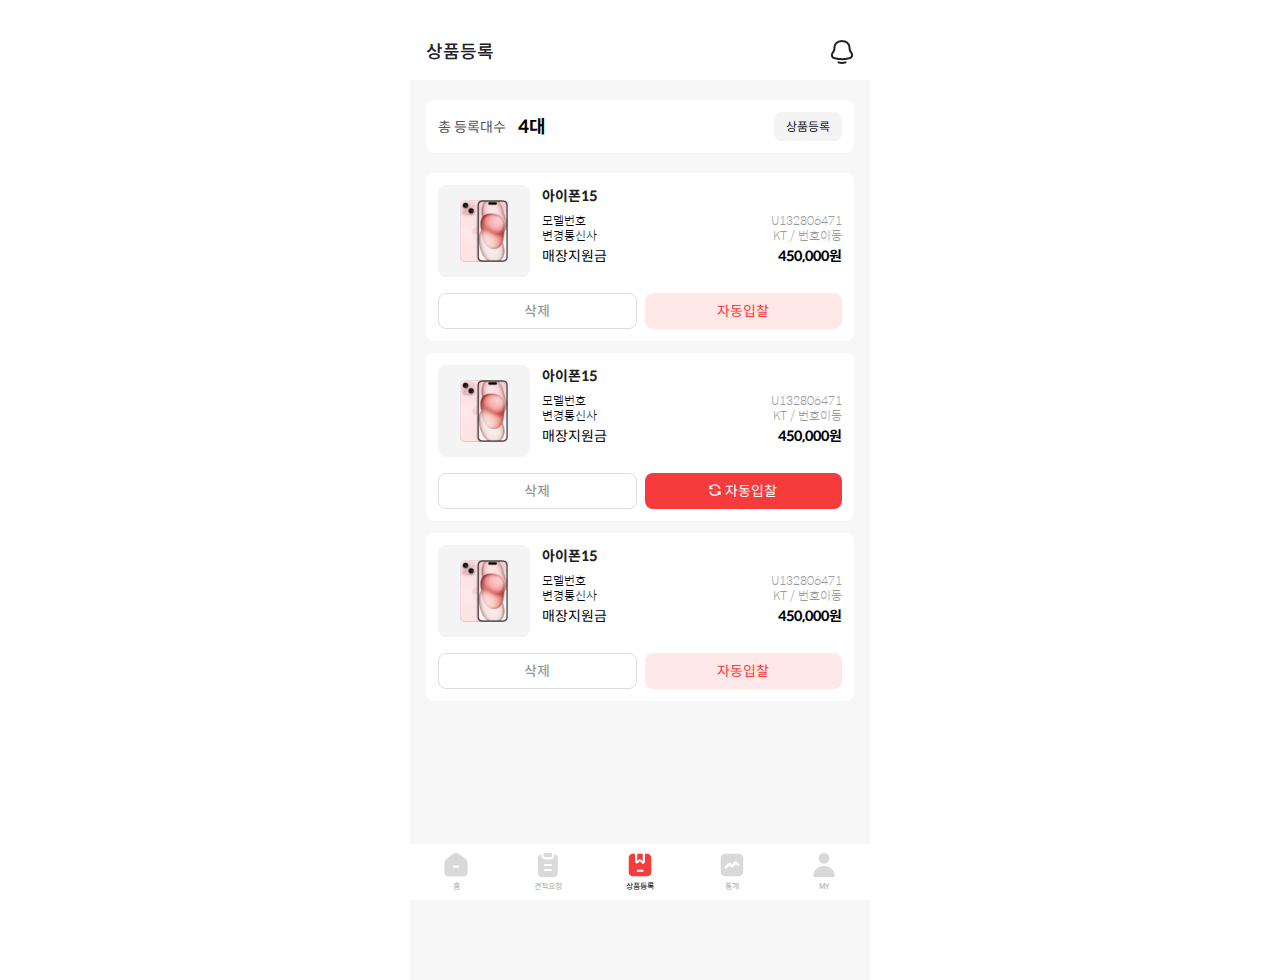
<file: html/product_registration.html>
<!DOCTYPE html>
<html lang="ko">

<head>
	<meta charset="UTF-8">
	<meta name="viewport" content="width=device-width, initial-scale=1.0">
	<link rel="stylesheet" href="../css/common.css">
	<link rel="stylesheet" href="../css/product.css">
	<link rel="shortcut icon" href="../img/favicon.ico" type="image/x-icon">
	<link rel="icon" href="../img/favicon.ico" type="image/x-icon">
	<script src="../js/jquery-3.5.1.min.js"></script>
	<title>에이지큇</title>
</head>

<body>
	<div class="wrap">
		<header>
			<h2>상품등록</h2>
			<button type="button" aria-label="알림 확인 버튼"><img src="../img/ico_alram.png" alt="알림"></button>
		</header><!-- header -->
		<div class="wrapper">
			<div class="box total_wrap">
				<div><span class="title">총 등록대수</span><strong>4대</strong></div><button type="button">상품등록</button>
			</div>
			<ul>
				<li class="box">
					<div class="product_wrap">
						<div class="product_img"><img src="../img/img_phone.png" alt="아이폰15"></div>
						<ul class="product_info">
							<li class="product_name"><strong>아이폰15</strong></li>
							<li><span class="name">모델번호</span>U132806471</li>
							<li><span class="name">변경통신사</span>KT / 번호이동</li>
							<li class="big"><span class="name">매장지원금</span><span class="price">450,000원</span></li>
						</ul>
					</div>
					<div class="btn_wrap"><button type="button" class="remove_btn">삭제</button><button type="button"
							class="bidding_btn">자동입찰</button></div>
				</li>
				<li class="box">
					<div class="product_wrap">
						<div class="product_img"><img src="../img/img_phone.png" alt="아이폰15"></div>
						<ul class="product_info">
							<li class="product_name"><strong>아이폰15</strong></li>
							<li><span class="name">모델번호</span>U132806471</li>
							<li><span class="name">변경통신사</span>KT / 번호이동</li>
							<li class="big"><span class="name">매장지원금</span><span class="price">450,000원</span></li>
						</ul>
					</div>
					<div class="btn_wrap"><button type="button" class="remove_btn">삭제</button><button type="button"
							class="bidding_btn active">자동입찰</button></div>
				</li>
				<li class="box">
					<div class="product_wrap">
						<div class="product_img"><img src="../img/img_phone.png" alt="아이폰15"></div>
						<ul class="product_info">
							<li class="product_name"><strong>아이폰15</strong></li>
							<li><span class="name">모델번호</span>U132806471</li>
							<li><span class="name">변경통신사</span>KT / 번호이동</li>
							<li class="big"><span class="name">매장지원금</span><span class="price">450,000원</span></li>
						</ul>
					</div>
					<div class="btn_wrap"><button type="button" class="remove_btn">삭제</button><button type="button"
							class="bidding_btn">자동입찰</button></div>
				</li>
			</ul>
		</div><!-- wrapper -->
		<nav>
			<ul>
				<li><a href="#">홈</a></li>
				<li><a href="#">견적요청</a></li>
				<li><a href="#" class="active" aria-current="page">상품등록</a></li>
				<li><a href="#">통계</a></li>
				<li><a href="#">MY</a></li>
			</ul>
		</nav><!-- nav -->
	</div><!-- wrap -->
	<script src="../js/common.js"></script>
</body>

</html>
</file>
<file: css/common.css>
@charset "UTF-8";
:root {
  /* 	--font-family: 'Spoqa Han Sans Neo', 'sans-serif'; */
  --font-family: "SpoqaHanSansNeo";
  --black-color: #202020;
  --vh: 100%;
}

/* font */
/* @import url(//spoqa.github.io/spoqa-han-sans/css/SpoqaHanSansNeo.css); */
/* font */
@font-face {
  font-family: "SpoqaHanSansNeo";
  font-weight: 700;
  font-display: swap;
  src: local("SpoqaHanSansNeo-Bold"), url("../fonts/SpoqaHanSansNeo-Bold.woff2") format("font-woff2"), url("../fonts/SpoqaHanSansNeo-Bold.woff") format("woff");
}
@font-face {
  font-family: "SpoqaHanSansNeo";
  font-weight: 500;
  font-display: swap;
  src: local("SpoqaHanSansNeo-Medium"), url("../fonts/SpoqaHanSansNeo-Medium.woff2") format("font-woff2"), url("../fonts/SpoqaHanSansNeo-Medium.woff") format("woff");
}
@font-face {
  font-family: "SpoqaHanSansNeo";
  font-weight: 400;
  font-display: swap;
  src: local("SpoqaHanSansNeo-Regular"), url("../fonts/SpoqaHanSansNeo-Regular.woff2") format("font-woff2"), url("../fonts/SpoqaHanSansNeo-Regular.woff") format("woff");
}
@font-face {
  font-family: "SpoqaHanSansNeo";
  font-weight: 300;
  font-display: swap;
  src: local("SpoqaHanSansNeo-Light"), url("../fonts/SpoqaHanSansNeo-Light.woff2") format("font-woff2"), url("../fonts/SpoqaHanSansNeo-Light.woff") format("woff");
}
/* Normalize */
* {
  margin: 0;
  padding: 0;
  -webkit-box-sizing: border-box;
          box-sizing: border-box;
}

img {
  vertical-align: bottom;
}

table {
  border-collapse: collapse;
}

ul,
ol {
  list-style: none;
}

a {
  text-decoration: none;
  color: inherit;
}

button,
input,
select,
textarea {
  font-family: inherit;
  outline: none;
  border: none;
}

button {
  cursor: pointer;
  color: inherit;
}

textarea {
  resize: none;
}

.img {
  width: 100%;
  height: auto;
  image-rendering: -webkit-optimize-contrast;
  -webkit-transform: translateZ(0);
          transform: translateZ(0);
  -webkit-backface-visibility: hidden;
          backface-visibility: hidden;
}

/* 레이아웃 */
.flex {
  display: -webkit-box;
  display: -ms-flexbox;
  display: flex;
}

.flex-c {
  display: -webkit-box;
  display: -ms-flexbox;
  display: flex;
  -webkit-box-align: center;
      -ms-flex-align: center;
          align-items: center;
}

.flex-b {
  display: -webkit-box;
  display: -ms-flexbox;
  display: flex;
  -webkit-box-pack: justify;
      -ms-flex-pack: justify;
          justify-content: space-between;
}

.flex-cc {
  display: -webkit-box;
  display: -ms-flexbox;
  display: flex;
  -webkit-box-pack: center;
      -ms-flex-pack: center;
          justify-content: center;
  -webkit-box-align: center;
      -ms-flex-align: center;
          align-items: center;
}

.flex-bc {
  display: -webkit-box;
  display: -ms-flexbox;
  display: flex;
  -webkit-box-pack: justify;
      -ms-flex-pack: justify;
          justify-content: space-between;
  -webkit-box-align: center;
      -ms-flex-align: center;
          align-items: center;
}

/* 스크롤 */
::-webkit-scrollbar {
  width: 5px;
  height: 5px;
  border-radius: 8px;
}

::-webkit-scrollbar-thumb {
  border-radius: 10px;
  background-color: #ddd;
}

::-webkit-scrollbar-track {
  border-radius: 10px;
  background-color: transparent;
}

/* 스크롤 no */
body {
  -ms-overflow-style: none;
}

::-webkit-scrollbar:vertical {
  display: none;
}

::-webkit-scrollbar:horizontal {
  display: none;
}

body {
  height: calc(var(--vh, 1vh) * 100);
  font-family: var(--font-family);
  color: var(--black-color);
  overflow: hidden;
}

/* wrap */
.wrap {
  position: relative;
  max-width: 460px;
  min-width: 280px;
  width: 100%;
  height: 100%;
  margin: auto;
  background-color: #f4f4f4;
}

/* header */
header {
  display: -webkit-box;
  display: -ms-flexbox;
  display: flex;
  -webkit-box-pack: justify;
      -ms-flex-pack: justify;
          justify-content: space-between;
  -webkit-box-align: center;
      -ms-flex-align: center;
          align-items: center;
  background-color: #fff;
  padding: 40px 16px 16px 16px;
}
header h2 {
  font-size: 18px;
  font-weight: 500;
}
header .before_page {
  margin-right: 16px;
}
header button {
  background-color: transparent;
}

/* wrapper */
.wrapper {
  height: 100%;
  background-color: #f7f7f7;
  padding: 20px 16px;
  padding-bottom: 158px;
  overflow-y: auto;
}
.wrapper.wrapper2 {
  padding: 0;
  padding-bottom: 158px;
}

/* nav */
nav {
  position: fixed;
  bottom: 0;
  z-index: 999;
  max-width: 460px;
  width: 100%;
  background-color: #fff;
}
nav ul {
  display: -webkit-box;
  display: -ms-flexbox;
  display: flex;
  -webkit-box-pack: justify;
      -ms-flex-pack: justify;
          justify-content: space-between;
  -webkit-box-align: center;
      -ms-flex-align: center;
          align-items: center;
}
nav ul li {
  -webkit-box-flex: 25%;
      -ms-flex: 25%;
          flex: 25%;
}
nav ul li a {
  -webkit-box-flex: 1;
      -ms-flex-positive: 1;
          flex-grow: 1;
  height: 56px;
  display: -webkit-box;
  display: -ms-flexbox;
  display: flex;
  -webkit-box-pack: center;
      -ms-flex-pack: center;
          justify-content: center;
  -webkit-box-align: center;
      -ms-flex-align: center;
          align-items: center;
  -webkit-box-orient: vertical;
  -webkit-box-direction: normal;
      -ms-flex-direction: column;
          flex-direction: column;
  text-align: center;
  font-size: 8px;
  color: #aaaaaa;
  cursor: pointer;
}
nav ul li a.active {
  color: #000000;
}
nav ul li a::before {
  content: "";
  display: block;
  width: 24px;
  height: 24px;
  margin-bottom: 4px;
}
nav ul li:nth-child(1) a::before {
  background: url("../img/nav_home_off.png") no-repeat center;
}
nav ul li:nth-child(2) a::before {
  background: url("../img/nav_estimate_off.png") no-repeat center;
}
nav ul li:nth-child(3) a::before {
  background: url("../img/nav-products-off.png") no-repeat center;
}
nav ul li:nth-child(4) a::before {
  background: url("../img/nav-statistics-off.png") no-repeat center;
}
nav ul li:nth-child(5) a::before {
  background: url("../img/nav_my_off.png") no-repeat center;
}
nav ul li:nth-child(1) a.active::before {
  background: url("../img/nav_home_on.png") no-repeat center;
}
nav ul li:nth-child(2) a.active::before {
  background: url("../img/nav_estimate_on.png") no-repeat center;
}
nav ul li:nth-child(3) a.active::before {
  background: url("../img/nav-products-on.png") no-repeat center;
}
nav ul li:nth-child(4) a.active::before {
  background: url("../img/nav-statistics-on.png") no-repeat center;
}
nav ul li:nth-child(5) a.active::before {
  background: url("../img/nav_my_on.png") no-repeat center;
}

/* modal_wrap */
.modal_wrap,
.modal_wrap2,
.modal_wrap3 {
  display: none;
  -webkit-box-pack: center;
      -ms-flex-pack: center;
          justify-content: center;
  position: fixed;
  top: 0;
  left: 0;
  z-index: 1000;
  width: 100%;
  height: 100%;
  background-color: rgba(0, 0, 0, 0.5);
  -webkit-transition: all 0.3s;
  transition: all 0.3s;
}
.modal_wrap .pop,
.modal_wrap2 .pop,
.modal_wrap3 .pop {
  position: absolute;
  bottom: 0;
  width: 100%;
  max-width: 460px;
  color: #202020;
  background-color: #fff;
  border-radius: 20px 20px 0 0;
  padding: 28px 16px 16px 16px;
}
.modal_wrap .pop h3,
.modal_wrap2 .pop h3,
.modal_wrap3 .pop h3 {
  font-size: 16px;
  margin-bottom: 12px;
}
.modal_wrap .pop h3 span,
.modal_wrap2 .pop h3 span,
.modal_wrap3 .pop h3 span {
  font-size: 12px;
  font-weight: normal;
  color: #777;
  margin-left: 4px;
}
.modal_wrap .pop .search,
.modal_wrap2 .pop .search,
.modal_wrap3 .pop .search {
  position: relative;
  width: 100%;
  margin: 25px 16px 12px 0;
}
.modal_wrap .pop .search input,
.modal_wrap2 .pop .search input,
.modal_wrap3 .pop .search input {
  width: 100%;
  height: 32px;
  font-size: 14px;
  border-radius: 23px;
  border: 1px solid #ddd;
  padding: 0 32px 0 12px;
}
.modal_wrap .pop .search input::-webkit-input-placeholder, .modal_wrap2 .pop .search input::-webkit-input-placeholder, .modal_wrap3 .pop .search input::-webkit-input-placeholder {
  color: #bbb;
}
.modal_wrap .pop .search input::-moz-placeholder, .modal_wrap2 .pop .search input::-moz-placeholder, .modal_wrap3 .pop .search input::-moz-placeholder {
  color: #bbb;
}
.modal_wrap .pop .search input:-ms-input-placeholder, .modal_wrap2 .pop .search input:-ms-input-placeholder, .modal_wrap3 .pop .search input:-ms-input-placeholder {
  color: #bbb;
}
.modal_wrap .pop .search input::-ms-input-placeholder, .modal_wrap2 .pop .search input::-ms-input-placeholder, .modal_wrap3 .pop .search input::-ms-input-placeholder {
  color: #bbb;
}
.modal_wrap .pop .search input::placeholder,
.modal_wrap2 .pop .search input::placeholder,
.modal_wrap3 .pop .search input::placeholder {
  color: #bbb;
}
.modal_wrap .pop .search button,
.modal_wrap2 .pop .search button,
.modal_wrap3 .pop .search button {
  position: absolute;
  top: 6px;
  right: 12px;
  background-color: transparent;
}
.modal_wrap .pop .result_wrap,
.modal_wrap2 .pop .result_wrap,
.modal_wrap3 .pop .result_wrap {
  display: -webkit-box;
  display: -ms-flexbox;
  display: flex;
  -ms-flex-wrap: wrap;
      flex-wrap: wrap;
  gap: 4px;
}
.modal_wrap .pop .result_wrap button,
.modal_wrap2 .pop .result_wrap button,
.modal_wrap3 .pop .result_wrap button {
  height: 28px;
  font-size: 12px;
  color: #555;
  border-radius: 15px;
  border: 1px solid #ddd;
  background-color: transparent;
  padding: 0 12px;
}
.modal_wrap .pop .result_wrap button:nth-child(1),
.modal_wrap2 .pop .result_wrap button:nth-child(1),
.modal_wrap3 .pop .result_wrap button:nth-child(1) {
  background-color: #f4f4f4;
}
.modal_wrap .pop .result_wrap button::after,
.modal_wrap2 .pop .result_wrap button::after,
.modal_wrap3 .pop .result_wrap button::after {
  content: "";
  display: inline-block;
  width: 8px;
  height: 8px;
  background: url("../img/ico-delete.svg") no-repeat center;
  margin-left: 8px;
}
.modal_wrap .pop hr,
.modal_wrap2 .pop hr,
.modal_wrap3 .pop hr {
  width: 100%;
  height: 1px;
  border: 0;
  background-color: #f4f4f4;
  margin: 28px 0;
}

/* hr */
hr {
  width: 100%;
  height: 1px;
  border: 0;
  background-color: #f4f4f4;
  margin: 12px 0;
}

/* sel_btn */
.sel_btn {
  width: 100%;
  height: 44px;
  font-size: 16px;
  color: #fff;
  border-radius: 24px;
  background-color: #f53b3b;
  margin-top: 40px;
  -webkit-transition: all 0.3s;
  transition: all 0.3s;
}
.sel_btn:hover {
  -webkit-filter: brightness(1.1);
          filter: brightness(1.1);
}

/* check_wrap */
.check_wrap {
  display: -webkit-box;
  display: -ms-flexbox;
  display: flex;
  -ms-flex-wrap: wrap;
      flex-wrap: wrap;
  gap: 8px;
}
.check_wrap.check_wrap2 span {
  height: 30px;
}
.check_wrap.check_wrap2 input[type=checkbox]:checked + label {
  color: #f53b3b;
  border: 1px solid #f53b3b;
  background-color: #fff;
}
.check_wrap input[type=checkbox] {
  display: none;
}
.check_wrap input[type=checkbox] + label {
  font-size: 14px;
  border: 1px solid #ddd;
  border-radius: 17px;
  background-color: #fff;
  padding: 6px 12px;
  cursor: pointer;
}
.check_wrap input[type=checkbox]:checked + label {
  color: #fff;
  border: 1px solid transparent;
  background-color: #f53b3b;
}

/* radio_wrap */
.radio_wrap {
  display: -webkit-box;
  display: -ms-flexbox;
  display: flex;
  -ms-flex-wrap: wrap;
      flex-wrap: wrap;
}
.radio_wrap span {
  display: -webkit-box;
  display: -ms-flexbox;
  display: flex;
  -webkit-box-align: center;
      -ms-flex-align: center;
          align-items: center;
}
.radio_wrap label {
  font-size: 14px;
}
.radio_wrap.radio_wrap1 {
  gap: 10%;
  row-gap: 5px;
}
.radio_wrap.radio_wrap1 input[type=radio] {
  position: relative;
  width: 20px;
  height: 20px;
  accent-color: #f53b3b;
  -webkit-appearance: none;
     -moz-appearance: none;
          appearance: none;
  border: 1px solid #ddd;
  border-radius: 50%;
  margin-right: 8px;
}
.radio_wrap.radio_wrap1 input[type=radio]:checked {
  border-color: #f53b3b;
}
.radio_wrap.radio_wrap1 input[type=radio]::before {
  position: absolute;
  top: 3px;
  left: 3px;
  content: "";
  display: none;
  width: 12px;
  height: 12px;
  border-radius: 50%;
  background-color: #f53b3b;
}
.radio_wrap.radio_wrap1 input[type=radio]:checked::before {
  display: block;
}
.radio_wrap.radio_wrap4 {
  gap: 8px;
  font-size: 16px;
  padding-bottom: 28px;
}
.radio_wrap.radio_wrap4:last-child {
  padding-bottom: 0;
}
.radio_wrap.radio_wrap4 span {
  -webkit-box-flex: 48%;
      -ms-flex: 48% 0 1;
          flex: 48% 0 1;
}
.radio_wrap.radio_wrap4 span.three {
  -webkit-box-flex: 31%;
      -ms-flex: 31% 0 1;
          flex: 31% 0 1;
}
.radio_wrap.radio_wrap4 span.squre {
  -webkit-box-flex: 31%;
      -ms-flex: 31% 0 1;
          flex: 31% 0 1;
  color: #aaa;
}
.radio_wrap.radio_wrap4 span.squre label {
  font-size: 14px;
  color: #aaa;
  border-radius: 8px;
  padding: 8px 0;
}
.radio_wrap.radio_wrap4 input[type=radio] {
  display: none;
}
.radio_wrap.radio_wrap4 label {
  width: 100%;
  font-size: 16px;
  text-align: center;
  color: #000;
  border: 1px solid #ddd;
  border-radius: 24px;
  background-color: #fff;
  padding: 10px 12px;
  cursor: pointer;
}
.radio_wrap.radio_wrap4 input[type=radio]:checked + label {
  color: #fff;
  border: 1px solid #f53b3b;
  background-color: #f53b3b;
}
.radio_wrap.radio_wrap5 label span {
  display: -webkit-box;
  display: -ms-flexbox;
  display: flex;
  -webkit-box-pack: center;
      -ms-flex-pack: center;
          justify-content: center;
  -webkit-box-align: center;
      -ms-flex-align: center;
          align-items: center;
  width: 24px;
  height: 24px;
  font-size: 12px;
  color: #aaa;
  border: 1px solid #e3e3e3;
  border-right: none;
  background-color: #f3f3f3;
}
.radio_wrap.radio_wrap5 label:nth-child(1) span {
  border-radius: 6px 0 0 6px;
}
.radio_wrap.radio_wrap5 label:last-child span {
  border-radius: 0 6px 6px 0;
  border-right: 1px solid #e3e3e3;
}
.radio_wrap.radio_wrap5 input[type=radio] {
  display: none;
}
.radio_wrap.radio_wrap5 input[type=radio]:checked + span {
  color: #fff;
  border: 1px solid #f53b3b;
  background-color: #f53b3b;
}

/* color_group */
.color_group {
  display: -webkit-box;
  display: -ms-flexbox;
  display: flex;
  -webkit-column-gap: 4px;
     -moz-column-gap: 4px;
          column-gap: 4px;
  -webkit-box-align: center;
      -ms-flex-align: center;
          align-items: center;
}
.color_group .color {
  width: 12px;
  height: 12px;
  border-radius: 50%;
  background-color: #d9f3ff;
}
.color_group .color.gray {
  background-color: #f1f1f1;
}
.color_group .color.sky {
  background-color: #d9f3ff;
}
.color_group .color.pink {
  background-color: #ffe2e2;
}
.color_group .color.yellow {
  background-color: #feffde;
}
.color_group .color.black {
  background-color: #535353;
}

/* star_wrap */
.star_wrap img {
  vertical-align: middle;
}
.star_wrap span {
  content: "";
  display: inline-block;
  width: 16px;
  height: 16px;
}
.star_wrap .star_on {
  background: url("../img/ico_star_on.png") no-repeat center/contain;
}
.star_wrap .star_off {
  background: url("../img/ico_star_off.png") no-repeat center/contain;
}

/* box */
.box {
  border-radius: 8px;
  background-color: #fff;
  padding: 16px;
}/*# sourceMappingURL=common.css.map */
</file>
<file: css/bidding.css>
.total {
  font-size: 14px;
}
.total span {
  color: #f53b3b;
}

/* btn_wrap */
.btn_wrap {
  margin: 16px 0 20px;
}
.btn_wrap button {
  font-size: 14px;
  border-radius: 14px;
  background-color: #fff;
  padding: 4px 12px;
}
.btn_wrap button:not(:last-child) {
  margin-right: 4px;
}
.btn_wrap button::after {
  content: "";
  display: inline-block;
  width: 12px;
  height: 12px;
  background: url("../img/ico-drop-down.svg") no-repeat center;
  margin-left: 8px;
}

/* box */
.box {
  padding: 12px;
}
.box:not(:last-child) {
  margin-bottom: 12px;
}
.box .product_info_wrap .product_name {
  font-size: 14px;
  font-weight: bold;
  margin-bottom: 4px;
}
.box .product_info_wrap .company {
  display: -webkit-box;
  display: -ms-flexbox;
  display: flex;
  font-size: 12px;
  font-weight: 300;
  color: #999;
}
.box .product_info_wrap .company .title {
  min-width: 45px;
  color: #000;
  margin-right: 8px;
}
.box .info {
  font-size: 14px;
  font-weight: 300;
  color: #555;
}
.box .info li {
  display: -webkit-box;
  display: -ms-flexbox;
  display: flex;
  -webkit-box-pack: justify;
      -ms-flex-pack: justify;
          justify-content: space-between;
  text-align: right;
}
.box .info li:not(:last-child) {
  margin-bottom: 4px;
}
.box .info li div {
  text-align: left;
  font-weight: normal;
  white-space: nowrap;
  color: #000;
  margin-right: 16px;
}
.box .info li .price {
  font-size: 16px;
  font-weight: 500;
  color: #000;
}
.box .info li .price span {
  color: #f53b3b;
}
.box .tell {
  display: block;
  font-size: 14px;
  text-align: center;
  color: #fff;
  border-radius: 24px;
  background-color: #f53b3b;
  padding: 8px 0;
  margin-top: 19px;
}
.box .tell::before {
  content: "";
  width: 12px;
  height: 12px;
  display: inline-block;
  background: url("../img/ico-tel.svg") no-repeat center;
  margin-right: 12px;
}
.box .tell:hover {
  -webkit-filter: brightness(1.1);
          filter: brightness(1.1);
}

/* pop */
.radio_wrapper {
  padding: 0 4px;
}/*# sourceMappingURL=bidding.css.map */
</file>
<file: css/estimate_request.css>
/* box_wrap */
.box_wrap {
  display: -webkit-box;
  display: -ms-flexbox;
  display: flex;
  -webkit-column-gap: 12px;
     -moz-column-gap: 12px;
          column-gap: 12px;
  margin-bottom: 20px;
}
.box_wrap li {
  width: 100%;
  height: 76px;
  font-size: 12px;
  text-align: center;
  border-radius: 8px;
  background-color: #fff;
  padding: 12px 5px;
}
.box_wrap li div {
  color: #555;
  margin-bottom: 4px;
}
.box_wrap li strong {
  font-size: 20px;
  margin-right: 1px;
}

/* filter_wrap */
.filter_wrap {
  display: -webkit-box;
  display: -ms-flexbox;
  display: flex;
  -webkit-box-pack: justify;
      -ms-flex-pack: justify;
          justify-content: space-between;
  -webkit-box-align: center;
      -ms-flex-align: center;
          align-items: center;
  margin-bottom: 16px;
}
.filter_wrap .check {
  display: -webkit-box;
  display: -ms-flexbox;
  display: flex;
  -webkit-box-align: center;
      -ms-flex-align: center;
          align-items: center;
  font-size: 14px;
  /* checkbox */
}
.filter_wrap .check input[type=checkbox] {
  -webkit-appearance: none;
     -moz-appearance: none;
          appearance: none;
  width: 20px;
  height: 20px;
  background: url("../img/btn-check-off.svg") left center no-repeat;
  margin-right: 4px;
  cursor: pointer;
}
.filter_wrap .check input[type=checkbox]:checked {
  background: url("../img/btn-check-on.svg") left center no-repeat;
}
.filter_wrap .check input[type=checkbox]:disabled {
  border: 1px solid #d8d8d8;
  background: none;
  background-color: #ddd;
}
.filter_wrap .check label {
  cursor: pointer;
}
.filter_wrap .change_btn {
  font-size: 12px;
  color: #fff;
  border-radius: 4px;
  background-color: #f53b3b;
  padding: 5px 8px;
  margin-right: 15px;
  -webkit-transition: all 0.2s;
  transition: all 0.2s;
}
.filter_wrap .change_btn:hover {
  -webkit-filter: brightness(1.1);
          filter: brightness(1.1);
}
.filter_wrap .filter_btn {
  font-size: 14px;
  background-color: transparent;
}
.filter_wrap .filter_btn::after {
  content: "";
  display: inline-block;
  width: 12px;
  height: 12px;
  background: url("../img/ico-drop-down.png") no-repeat center;
  margin-left: 4px;
}

/* box */
.box {
  padding: 12px;
}
.box:not(:last-child) {
  margin-bottom: 12px;
}
.box .product_wrap {
  display: -webkit-box;
  display: -ms-flexbox;
  display: flex;
}
.box .product_wrap .product_img {
  display: -webkit-box;
  display: -ms-flexbox;
  display: flex;
  -webkit-box-pack: center;
      -ms-flex-pack: center;
          justify-content: center;
  -webkit-box-align: center;
      -ms-flex-align: center;
          align-items: center;
  width: 80px;
  height: 80px;
  border-radius: 8px;
  background-color: #f4f4f4;
  margin-right: 8px;
}
.box .product_wrap .product_img img {
  max-width: 57px;
  max-height: 57px;
}
.box .product_wrap .product_info {
  -webkit-box-flex: 1;
      -ms-flex: 1;
          flex: 1;
}
.box .product_wrap .product_info li {
  display: -webkit-box;
  display: -ms-flexbox;
  display: flex;
  font-size: 12px;
  font-weight: 300;
  color: #999;
}
.box .product_wrap .product_info li .name {
  color: #000;
  white-space: nowrap;
  margin-right: 8px;
}
.box .product_wrap .product_info .product_name {
  display: -webkit-box;
  display: -ms-flexbox;
  display: flex;
  -webkit-box-pack: justify;
      -ms-flex-pack: justify;
          justify-content: space-between;
  -webkit-box-align: center;
      -ms-flex-align: center;
          align-items: center;
  font-size: 14px;
  font-weight: bold;
  color: #202020;
  margin-bottom: 6px;
}
.box .product_wrap .product_info .product_name .label {
  font-size: 10px;
  font-weight: normal;
  color: #777;
  white-space: nowrap;
  border-radius: 4px;
  background-color: #f6f6f6;
  padding: 3px 9px;
}
.box .finish {
  display: -webkit-box;
  display: -ms-flexbox;
  display: flex;
  font-size: 12px;
  font-weight: 300;
  color: #999;
  margin: 10px 0 12px;
}
.box .finish span {
  display: -webkit-box;
  display: -ms-flexbox;
  display: flex;
  -webkit-box-align: center;
      -ms-flex-align: center;
          align-items: center;
}
.box .finish span::before {
  content: "";
  width: 4px;
  height: 4px;
  border-radius: 50%;
  background-color: #ddd;
  margin: 0 4px;
}
.box .send_btn {
  width: 100%;
  font-size: 14px;
  color: #fff;
  border-radius: 24px;
  background-color: #f53b3b;
  padding: 9px 5px;
  -webkit-transition: all 0.2s;
  transition: all 0.2s;
}
.box .send_btn:hover {
  -webkit-filter: brightness(1.1);
          filter: brightness(1.1);
}
.box .send_btn:disabled {
  color: #aaa;
  background-color: #f4f4f4;
}
.box .send_btn:disabled:hover {
  -webkit-filter: brightness(1);
          filter: brightness(1);
}

/* modal_wrap2 */
.modal_wrap2 {
  -webkit-box-align: center;
      -ms-flex-align: center;
          align-items: center;
}
.modal_wrap2 .modal {
  bottom: auto;
  max-width: 328px;
  border-radius: 20px;
  background-color: #fff;
  padding: 24px 16px 16px 16px;
  /* sel_btn */
}
.modal_wrap2 .modal h3 {
  font-size: 18px;
  font-weight: 500;
  text-align: center;
  margin-bottom: 24px;
}
.modal_wrap2 .modal .menu_wrap {
  display: -webkit-box;
  display: -ms-flexbox;
  display: flex;
  -ms-flex-wrap: wrap;
      flex-wrap: wrap;
  gap: 12px;
}
.modal_wrap2 .modal .menu_wrap li {
  position: relative;
  -webkit-box-flex: 47%;
      -ms-flex: 47%;
          flex: 47%;
  height: 96px;
  font-size: 16px;
  font-weight: bold;
  border: 1px solid #f4f4f4;
  border-radius: 12px;
  background-color: #f4f4f4;
  padding: 12px;
  cursor: pointer;
}
.modal_wrap2 .modal .menu_wrap li.active {
  border: 1px solid #f53b3b;
}
.modal_wrap2 .modal .menu_wrap li::after {
  content: "";
  position: absolute;
  bottom: 12px;
  right: 12px;
}
.modal_wrap2 .modal .menu_wrap li.total::after {
  width: 75px;
  height: 56px;
  background: url("../img/img-menu-all.png") no-repeat center;
}
.modal_wrap2 .modal .menu_wrap li.phone::after {
  width: 44px;
  height: 58px;
  background: url("../img/img-menu-phone.png") no-repeat center;
}
.modal_wrap2 .modal .menu_wrap li.internet::after {
  width: 70px;
  height: 40px;
  background: url("../img/img-menu-internet.png") no-repeat center;
}
.modal_wrap2 .modal .menu_wrap li.waterpurifier::after {
  width: 46px;
  height: 56px;
  background: url("../img/img-menu-purifier.png") no-repeat center;
}
.modal_wrap2 .modal .menu_wrap li.airpurifier::after {
  width: 29px;
  height: 62px;
  background: url("../img/img-menu-aircleaner.png") no-repeat center;
}
.modal_wrap2 .modal .menu_wrap li.massagechair::after {
  width: 57px;
  height: 56px;
  background: url("../img/img-menu-massage.png") no-repeat center;
}
.modal_wrap2 .modal .sel_btn {
  margin-top: 24px;
}
.modal_wrap2 .modal .sel_btn:hover {
  -webkit-filter: brightness(1.1);
          filter: brightness(1.1);
}

/* modal_wrap3 */
.modal_wrap3 {
  -webkit-box-align: center;
      -ms-flex-align: center;
          align-items: center;
}
.modal_wrap3 .modal {
  position: relative;
  width: 256px;
  text-align: center;
  border-radius: 12px;
  background-color: #fff;
}
.modal_wrap3 .modal::before {
  content: "";
  position: absolute;
  top: -30px;
  right: 50%;
  width: 60px;
  height: 60px;
  background: url("../img/img-pop-complete.png") no-repeat center;
  -webkit-transform: translateX(50%);
          transform: translateX(50%);
}
.modal_wrap3 .modal p {
  font-size: 14px;
  line-height: 1.43;
  color: #000;
  margin: 51px auto 28px;
}/*# sourceMappingURL=estimate_request.css.map */
</file>
<file: css/estimate_send.css>
/* sell_info */
.sell_info {
  display: -webkit-box;
  display: -ms-flexbox;
  display: flex;
  -webkit-box-align: center;
      -ms-flex-align: center;
          align-items: center;
  margin-bottom: 20px;
}
.sell_info .product_img {
  width: 40px;
  height: 40px;
  border-radius: 50%;
  margin-right: 12px;
  overflow: hidden;
}
.sell_info .num {
  font-size: 12px;
  font-weight: 300;
  color: #999;
}
.sell_info .product_name {
  display: -webkit-box;
  display: -ms-flexbox;
  display: flex;
  font-size: 14px;
  font-weight: bold;
}

/* box */
.box {
  margin-bottom: 12px;
}
.box .input_group {
  display: -webkit-box;
  display: -ms-flexbox;
  display: flex;
  -webkit-box-pack: justify;
      -ms-flex-pack: justify;
          justify-content: space-between;
  -webkit-box-align: center;
      -ms-flex-align: center;
          align-items: center;
}
.box .input_group .name {
  font-size: 16px;
  font-weight: bold;
}
.box .input_group .input_line {
  display: -webkit-box;
  display: -ms-flexbox;
  display: flex;
  -webkit-box-align: center;
      -ms-flex-align: center;
          align-items: center;
  font-size: 14px;
  color: #202020;
  padding: 0 8px;
  margin-bottom: 0;
  border-radius: 4px;
  border: 1px solid #ddd;
  white-space: nowrap;
}
.box .input_group input {
  width: auto;
  max-width: 129px;
  text-align: right;
  color: #202020;
  padding: 4px 0;
  margin-bottom: 0;
  border: none;
}
.box h3 {
  font-size: 16px;
  margin-bottom: 20px;
}
.box h5 {
  font-size: 14px;
  font-weight: 500;
  margin-bottom: 8px;
}
.box input {
  width: 100%;
  font-size: 14px;
  color: #555;
  border-radius: 4px;
  border: 1px solid #ddd;
  padding: 11px 12px;
  margin-bottom: 16px;
}
.box textarea {
  width: 100%;
  height: 244px;
  font-size: 14px;
  line-height: 1.43;
  color: #555;
  border-radius: 4px;
  border: 1px solid #ddd;
  padding: 11px 12px;
}

/* box2 */
.box2 {
  padding: 0;
  overflow: hidden;
}
.box2 .box_header {
  font-size: 16px;
  color: #fff;
  background-color: #f53b3b;
  padding: 12px 16px;
}
.box2 .box_header.black {
  background-color: #222;
}
.box2 .box_form {
  padding: 16px;
}
.box2 .box_form > ul {
  display: -webkit-box;
  display: -ms-flexbox;
  display: flex;
  -webkit-box-pack: justify;
      -ms-flex-pack: justify;
          justify-content: space-between;
  -webkit-box-align: center;
      -ms-flex-align: center;
          align-items: center;
  width: 100%;
  font-size: 14px;
  line-height: 1.43;
  color: #555;
}
.box2 .box_form > ul:nth-child(2), .box2 .box_form > ul:nth-child(5) {
  margin-top: 6px;
}
.box2 .box_form > ul.mb {
  margin-bottom: 12px;
}
.box2 .box_form > ul.mt4 {
  margin-top: 4px;
}
.box2 .box_form > ul li:nth-child(1) {
  min-width: 55px;
}
.box2 .box_form > ul li:nth-child(2) {
  font-size: 14px;
  font-weight: 500;
  text-align: right;
  color: #202020;
}
.box2 .box_form > ul li .light {
  font-size: 12px;
  font-weight: 300;
  color: #888;
}
.box2 .box_form > ul li .s_box {
  display: -webkit-box;
  display: -ms-flexbox;
  display: flex;
  -webkit-box-align: center;
      -ms-flex-align: center;
          align-items: center;
  font-size: 14px;
  font-weight: 500;
  color: #202020;
  border-radius: 4px;
  background-color: #f3f3f3;
  padding: 0 8px;
  margin: 0 5px 0 0;
  white-space: nowrap;
}
.box2 .box_form > ul li .s_box input {
  width: auto;
  max-width: 129px;
  font-weight: 500;
  text-align: right;
  color: #202020;
  border: none;
  background-color: #f3f3f3;
  padding: 5px 0;
  margin: 0;
}
.box2 .box_form > ul li.small {
  font-size: 14px;
}
.box2 .box_form > ul li.big {
  font-size: 16px;
}
.box2 .box_form > ul li.small, .box2 .box_form > ul li.big {
  display: -webkit-box;
  display: -ms-flexbox;
  display: flex;
  -webkit-box-align: center;
      -ms-flex-align: center;
          align-items: center;
  font-weight: 500;
}
.box2 .box_form > ul li.small .title, .box2 .box_form > ul li.big .title {
  min-width: 70px;
}
.box2 .box_form > ul li.small div, .box2 .box_form > ul li.big div {
  width: 18px;
  height: 18px;
  font-size: 11px;
  font-weight: 500;
  text-align: center;
  line-height: 1.7;
  color: #000;
  border-radius: 50%;
  background-color: #eee;
  margin: 0 4px;
}
.box2 .box_form > ul li.small .plus, .box2 .box_form > ul li.big .plus {
  font-size: 11px;
  font-weight: 500;
  color: #ccc;
}
.box2 .box_form > ul .red {
  color: #f53b3b !important;
}
.box2 .box_form > ul .black {
  color: #000;
}
.box2 .box_form > ul .radio_wrap5 {
  -ms-flex-wrap: nowrap;
      flex-wrap: nowrap;
}

.sel_btn {
  margin: 16px 0 12px;
  -webkit-box-shadow: 0 2px 4px 0 rgba(245, 59, 59, 0.4);
          box-shadow: 0 2px 4px 0 rgba(245, 59, 59, 0.4);
}

/* modal_wrap */
.modal_wrap {
  -webkit-box-align: center;
      -ms-flex-align: center;
          align-items: center;
}
.modal_wrap .modal {
  position: relative;
  width: 256px;
  text-align: center;
  border-radius: 12px;
  background-color: #fff;
  overflow: hidden;
}
.modal_wrap .modal p {
  font-size: 14px;
  line-height: 1.43;
  color: #000;
  padding: 28px;
}
.modal_wrap .modal p .red {
  font-weight: 500;
  color: #f53b3b;
}
.modal_wrap .modal .btn_wrap {
  display: -webkit-box;
  display: -ms-flexbox;
  display: flex;
}
.modal_wrap .modal .btn_wrap button {
  width: 100%;
  font-size: 14px;
  color: #777;
  background-color: #e3e3e3;
  padding: 12px;
}
.modal_wrap .modal .btn_wrap button.red {
  color: #fff;
  background-color: #f53b3b;
}/*# sourceMappingURL=estimate_send.css.map */
</file>
<file: css/home_charging.css>
/* event_box */
.event_box {
  padding: 16px 16px 20px 16px;
  background-color: #fff;
}
.event_box .event_wrap {
  display: -webkit-box;
  display: -ms-flexbox;
  display: flex;
  -webkit-box-pack: justify;
      -ms-flex-pack: justify;
          justify-content: space-between;
  -webkit-box-align: center;
      -ms-flex-align: center;
          align-items: center;
  margin-bottom: 16px;
}
.event_box .event_wrap .event_label {
  font-size: 12px;
  margin-bottom: 4px;
}
.event_box .event_wrap p {
  font-size: 16px;
  font-weight: bold;
  line-height: 1.5;
}
.event_box .event_wrap .red {
  color: #f53b3b;
}
.event_box .event_wrap::after {
  content: "";
  width: 119px;
  height: 78px;
  display: inline-block;
  background: url("../img/img-event-cash.png");
}
.event_box .my_bidding {
  display: -webkit-box;
  display: -ms-flexbox;
  display: flex;
  -webkit-box-pack: justify;
      -ms-flex-pack: justify;
          justify-content: space-between;
  -webkit-box-align: center;
      -ms-flex-align: center;
          align-items: center;
  color: #fff;
  border-radius: 8px;
  background-color: #f53b3b;
  padding: 13px 16px;
}
.event_box .my_bidding span {
  font-size: 14px;
}
.event_box .my_bidding strong {
  font-size: 18px;
  font-weight: bold;
}
.event_box .my_bidding strong::before {
  content: "";
  width: 16px;
  height: 12px;
  display: inline-block;
  background: url("../img/ico-ticket2.svg") no-repeat center;
  margin-right: 4px;
}

/* charging_box */
.charging_box {
  padding: 20px 16px;
}
.charging_box h3 {
  font-size: 14px;
  font-weight: 500;
  margin-bottom: 16px;
}
.charging_box ul li {
  display: -webkit-box;
  display: -ms-flexbox;
  display: flex;
  -webkit-box-pack: justify;
      -ms-flex-pack: justify;
          justify-content: space-between;
  -webkit-box-align: center;
      -ms-flex-align: center;
          align-items: center;
  border: 1px solid #fff;
  border-radius: 8px;
  background-color: #fff;
  padding: 15px;
  cursor: pointer;
}
.charging_box ul li:not(:last-child) {
  margin-bottom: 12px;
}
.charging_box ul li.active {
  border: 1px solid #f53b3b;
}
.charging_box ul li .charging_left div {
  font-size: 16px;
  font-weight: bold;
  margin-bottom: 13px;
}
.charging_box ul li .charging_left div::before {
  content: "";
  display: inline-block;
  width: 16px;
  height: 12px;
  background: url("../img/ico-ticket.svg") no-repeat center;
  margin-right: 4px;
}
.charging_box ul li .charging_left div span {
  font-size: 14px;
  font-weight: normal;
  color: #f53b3b;
  margin-left: 8px;
}
.charging_box ul li .charging_left .chance {
  font-size: 12px;
  color: #f53b3b;
  border-radius: 5px;
  background-color: #fee;
  padding: 5px 6px;
}
.charging_box ul li .charging_right {
  font-size: 12px;
}
.charging_box ul li .charging_right span {
  font-size: 16px;
  font-weight: bold;
  margin-right: 2px;
}

/* graph */
.graph {
  height: 201px;
  background-color: #fff;
  padding: 20px;
  margin-bottom: 20px;
}
.graph h3 {
  font-size: 14px;
  font-weight: 500;
  margin-bottom: 10px;
}/*# sourceMappingURL=home_charging.css.map */
</file>
<file: css/home_main.css>
@charset "UTF-8";
/* 공통 grade_title */
.grade_title {
  display: -webkit-box;
  display: -ms-flexbox;
  display: flex;
  -webkit-box-pack: justify;
      -ms-flex-pack: justify;
          justify-content: space-between;
  -webkit-box-align: center;
      -ms-flex-align: center;
          align-items: center;
}
.grade_title h3 {
  font-size: 14px;
  font-weight: 500;
}
.grade_title button {
  font-size: 12px;
  line-height: 0.9;
  color: #888;
  border-bottom: 1px solid #888;
  background-color: transparent;
}

/* seller_bidding */
.seller_bidding {
  display: -webkit-box;
  display: -ms-flexbox;
  display: flex;
  -webkit-box-pack: justify;
      -ms-flex-pack: justify;
          justify-content: space-between;
  -webkit-box-align: center;
      -ms-flex-align: center;
          align-items: center;
  margin-bottom: 16px;
}
.seller_bidding h3 {
  font-size: 16px;
  font-weight: normal;
}
.seller_bidding .bidding_num {
  font-size: 18px;
  font-weight: bold;
}
.seller_bidding .bidding_num strong {
  color: #f53b3b;
}
.seller_bidding .bidding_num::before {
  content: "";
  width: 16px;
  height: 12px;
  display: inline-block;
  background: url("../img/ico-ticket.svg") no-repeat center;
  margin-right: 4px;
}
.seller_bidding .bidding_num::after {
  content: "";
  width: 12px;
  height: 12px;
  display: inline-block;
  background: url("../img/btn-enter2.svg") no-repeat center;
  margin-left: 4px;
}

/* request_btn */
.request_btn {
  width: 100%;
  height: 40px;
  font-size: 16px;
  color: #fff;
  border-radius: 8px;
  background-color: #f53b3b;
  -webkit-transition: all 0.3s;
  transition: all 0.3s;
}
.request_btn:hover {
  -webkit-filter: brightness(1.1);
          filter: brightness(1.1);
}

/* box_wrap */
.box_wrap {
  display: -webkit-box;
  display: -ms-flexbox;
  display: flex;
  -webkit-column-gap: 12px;
     -moz-column-gap: 12px;
          column-gap: 12px;
  margin: 12px auto 14px;
}
.box_wrap li {
  -webkit-box-flex: 50%;
      -ms-flex: 50%;
          flex: 50%;
  font-size: 12px;
  text-align: center;
  color: #555;
  border-radius: 8px;
  background-color: #fff;
  padding: 13px 5px;
}
.box_wrap li .num {
  font-size: 20px;
  font-weight: bold;
  color: #202020;
  margin-top: 4px;
}
.box_wrap li .num span {
  font-size: 12px;
  font-weight: normal;
}

/* graph */
.graph {
  height: 186px;
  padding: 14px 16px;
}
.graph h5 {
  font-size: 12px;
  font-weight: normal;
  color: #555;
}

/* bannner */
.bannner {
  display: -webkit-box;
  display: -ms-flexbox;
  display: flex;
  -webkit-box-pack: justify;
      -ms-flex-pack: justify;
          justify-content: space-between;
  -webkit-box-align: center;
      -ms-flex-align: center;
          align-items: center;
  text-align: right;
  border-radius: 8px;
  background-color: #ffe8e8;
  padding: 8px 16px;
  margin: 12px 0;
}
.bannner::before {
  content: "";
  width: 100px;
  height: 60px;
  background: url("../img/img-banner-book.png") no-repeat center/contain;
}
.bannner > div {
  white-space: nowrap;
}
.bannner p {
  font-size: 12px;
  opacity: 0.5;
}
.bannner h4 {
  font-size: 16px;
  margin-top: 2px;
}
.bannner h4 span {
  color: #f53b3b;
}

/* review_box */
.review_box {
  border-radius: 12px;
}
.review_box .grade_wrap {
  display: -webkit-box;
  display: -ms-flexbox;
  display: flex;
  -webkit-box-align: center;
      -ms-flex-align: center;
          align-items: center;
  margin: 18px 0;
}
.review_box .grade_wrap strong {
  font-size: 24px;
  font-weight: bold;
  margin-right: 16px;
}
.review_box .grade_wrap .star_wrap span {
  width: 12px;
  height: 12px;
}
.review_box .grade_wrap .review_total {
  font-size: 12px;
  font-weight: 300;
  color: #888;
}
.review_box .grade_wrap .review_total span {
  font-weight: 500;
}
.review_box .review_wrap {
  width: 100%;
}
.review_box .review_wrap li {
  border-radius: 8px;
  background-color: #f7f7f7;
  padding: 9px 8px;
}
.review_box .review_wrap li:not(:last-child) {
  margin-bottom: 8px;
}
.review_box .review_wrap li p {
  font-size: 12px;
  font-weight: 300;
  color: #000;
  white-space: wrap;
  display: -webkit-box;
  -webkit-box-orient: vertical;
  -webkit-line-clamp: 1;
  overflow: hidden;
}

/* notice_box */
.notice_box {
  border-radius: 12px;
  padding-bottom: 4px;
  margin: 12px 0;
}
.notice_box .title_info {
  font-size: 12px;
  color: #888;
  padding: 4px 0;
}
.notice_box .notice_list li {
  font-size: 12px;
  padding: 13px 0;
  cursor: pointer;
}
.notice_box .notice_list li p {
  white-space: wrap;
  display: -webkit-box;
  -webkit-box-orient: vertical;
  -webkit-line-clamp: 1;
  overflow: hidden;
}
.notice_box .notice_list li:not(:last-child) {
  border-bottom: 1px solid #f4f4f4;
}
.notice_box .notice_list li div {
  font-size: 10px;
  color: #ddd;
  margin-top: 3px;
}

/* service_wrap */
.service_wrap {
  display: -webkit-box;
  display: -ms-flexbox;
  display: flex;
  -webkit-column-gap: 12px;
     -moz-column-gap: 12px;
          column-gap: 12px;
}
.service_wrap a {
  display: -webkit-box;
  display: -ms-flexbox;
  display: flex;
  -webkit-box-pack: center;
      -ms-flex-pack: center;
          justify-content: center;
  -webkit-box-align: center;
      -ms-flex-align: center;
          align-items: center;
  width: 100%;
  height: 76px;
  font-size: 16px;
  font-weight: bold;
  border-radius: 12px;
  background-color: #fff;
}
.service_wrap a span::before {
  content: "";
  display: block;
  width: 28px;
  height: 28px;
  margin: auto;
}
.service_wrap a:nth-child(1) span::before {
  background: url("../img/ico-qna.png") no-repeat center;
}
.service_wrap a:nth-child(2) span::before {
  background: url("../img/ico-faq.png") no-repeat center;
}/*# sourceMappingURL=home_main.css.map */
</file>
<file: css/my.css>
/* sell_info */
.sell_info {
  display: -webkit-box;
  display: -ms-flexbox;
  display: flex;
  -webkit-box-align: center;
      -ms-flex-align: center;
          align-items: center;
  width: 100%;
  background-color: #fff;
  padding: 16px;
}
.sell_info .product_img {
  width: 40px;
  height: 40px;
  border-radius: 50%;
  overflow: hidden;
  margin-right: 12px;
}
.sell_info .product_img.not_login::before {
  content: "";
  width: 40px;
  height: 40px;
  display: inline-block;
  background: url("../img/ico-unknown.svg") no-repeat center;
}
.sell_info .num {
  font-size: 12px;
  font-weight: 300;
  color: #999;
}
.sell_info .product_name {
  display: -webkit-box;
  display: -ms-flexbox;
  display: flex;
  font-size: 14px;
  font-weight: bold;
}
.sell_info .log_info {
  display: -webkit-box;
  display: -ms-flexbox;
  display: flex;
  -webkit-box-align: center;
      -ms-flex-align: center;
          align-items: center;
  font-size: 16px;
  cursor: pointer;
}
.sell_info .log_info::after {
  content: "";
  width: 12px;
  height: 12px;
  background: url("../img/ico-login-more-on.svg") no-repeat center;
  margin: 2px 0 0 8px;
}

/* my_link */
.my_link {
  background-color: #fff;
  padding: 0 16px;
  padding-bottom: 24px;
}
.my_link a {
  display: block;
  width: 100%;
  font-size: 14px;
  border-radius: 8px;
  background-color: #f4f4f4;
}
.my_link .point_wrap {
  display: -webkit-box;
  display: -ms-flexbox;
  display: flex;
  -webkit-box-pack: justify;
      -ms-flex-pack: justify;
          justify-content: space-between;
  -webkit-box-align: center;
      -ms-flex-align: center;
          align-items: center;
  padding: 12px 16px;
}
.my_link .point_wrap .point {
  display: -webkit-box;
  display: -ms-flexbox;
  display: flex;
  -webkit-box-align: center;
      -ms-flex-align: center;
          align-items: center;
  font-size: 18px;
  font-weight: bold;
}
.my_link .point_wrap .point::before {
  content: "";
  width: 16px;
  height: 16px;
  background: url("../img/ico-point.svg") no-repeat center;
  margin-right: 4px;
}
.my_link .point_wrap .point::after {
  content: "";
  width: 12px;
  height: 12px;
  background: url("../img/btn-enter.svg") no-repeat center;
  margin-left: 4px;
}
.my_link .flex {
  margin-top: 8px;
  -webkit-column-gap: 8px;
     -moz-column-gap: 8px;
          column-gap: 8px;
}
.my_link .flex a {
  display: -webkit-box;
  display: -ms-flexbox;
  display: flex;
  -webkit-box-align: center;
      -ms-flex-align: center;
          align-items: center;
  -webkit-box-pack: center;
      -ms-flex-pack: center;
          justify-content: center;
  padding: 10px 0;
}
.my_link .flex a::before {
  content: "";
  width: 20px;
  height: 20px;
  margin-right: 8px;
}
.my_link .flex .store::before {
  background: url("../img/ico-store-info.png") no-repeat center;
}
.my_link .flex .review::before {
  background: url("../img/ico-review.png") no-repeat center;
}

/* list */
.list {
  font-size: 14px;
  margin-top: 8px;
  background-color: #fff;
}
.list li a {
  display: -webkit-box;
  display: -ms-flexbox;
  display: flex;
  -webkit-box-pack: justify;
      -ms-flex-pack: justify;
          justify-content: space-between;
  -webkit-box-align: center;
      -ms-flex-align: center;
          align-items: center;
  padding: 16px;
  cursor: pointer;
}
.list li a::after {
  content: "";
  width: 12px;
  height: 16px;
  display: inline-block;
  background: url("../img/ico-my-more-on.svg") no-repeat center;
}

/* logout_btn */
.logout_btn {
  font-size: 12px;
  line-height: 0.9;
  color: #aaa;
  background-color: #f3f3f3;
  border-bottom: 1px solid #aaa;
  margin: 20px 16px 22px 16px;
}/*# sourceMappingURL=my.css.map */
</file>
<file: css/product.css>
.box {
  padding: 12px;
  /* total_wrap */
  /* product_wrap */
  /* btn_wrap */
}
.box:not(:last-child) {
  margin-bottom: 12px;
}
.box.total_wrap {
  display: -webkit-box;
  display: -ms-flexbox;
  display: flex;
  -webkit-box-pack: justify;
      -ms-flex-pack: justify;
          justify-content: space-between;
  -webkit-box-align: center;
      -ms-flex-align: center;
          align-items: center;
  margin-bottom: 20px;
}
.box.total_wrap > div {
  display: -webkit-box;
  display: -ms-flexbox;
  display: flex;
  -webkit-box-align: center;
      -ms-flex-align: center;
          align-items: center;
}
.box.total_wrap > div .title {
  font-size: 14px;
  color: #555;
}
.box.total_wrap > div strong {
  font-size: 18px;
  color: #000;
  margin-left: 12px;
}
.box.total_wrap button {
  font-size: 12px;
  border-radius: 8px;
  background-color: #f4f4f4;
  padding: 7px 12px;
}
.box.mb {
  margin-bottom: 20px;
}
.box.box2 {
  padding: 16px 16px 13px 16px;
}
.box .product_wrap {
  display: -webkit-box;
  display: -ms-flexbox;
  display: flex;
}
.box .product_wrap .product_img {
  display: -webkit-box;
  display: -ms-flexbox;
  display: flex;
  -webkit-box-pack: center;
      -ms-flex-pack: center;
          justify-content: center;
  -webkit-box-align: center;
      -ms-flex-align: center;
          align-items: center;
  width: 92px;
  height: 92px;
  border-radius: 8px;
  background-color: #f4f4f4;
  margin-right: 12px;
}
.box .product_wrap .product_img img {
  max-width: 62px;
  max-height: 62px;
}
.box .product_wrap .product_info {
  -webkit-box-flex: 1;
      -ms-flex: 1;
          flex: 1;
}
.box .product_wrap .product_info li {
  display: -webkit-box;
  display: -ms-flexbox;
  display: flex;
  -webkit-box-pack: justify;
      -ms-flex-pack: justify;
          justify-content: space-between;
  font-size: 12px;
  font-weight: 300;
  text-align: right;
  color: #999;
}
.box .product_wrap .product_info li.product_name {
  font-size: 14px;
  font-weight: bold;
  color: #202020;
  margin: 2px 0 8px;
}
.box .product_wrap .product_info li.big {
  margin-top: 4px;
}
.box .product_wrap .product_info li.big .name {
  font-size: 14px;
  font-weight: normal;
}
.box .product_wrap .product_info li.big .price {
  font-size: 14px;
  font-weight: bold;
  color: #000;
}
.box .product_wrap .product_info li.big .price.red {
  color: #f53b3b;
}
.box .product_wrap .product_info li .name {
  color: #000;
  margin-right: 8px;
  white-space: nowrap;
}
.box .btn_wrap {
  display: -webkit-box;
  display: -ms-flexbox;
  display: flex;
  -webkit-column-gap: 8px;
     -moz-column-gap: 8px;
          column-gap: 8px;
  margin-top: 16px;
}
.box .btn_wrap button {
  width: 100%;
  height: 36px;
  font-size: 14px;
  color: #888;
  border: 1px solid #ddd;
  border-radius: 8px;
  background-color: #fff;
}
.box .btn_wrap button.bidding_btn {
  color: #f53b3b;
  border: none;
  background-color: #ffe8e8;
}
.box .btn_wrap button.bidding_btn.active {
  color: #fff;
  background-color: #f53b3b;
}
.box .btn_wrap button.bidding_btn.active::before {
  content: "";
  display: inline-block;
  width: 12px;
  height: 12px;
  background: url("../img/ico-auto.svg") no-repeat center;
  margin-right: 4px;
}

/* price_wrap */
.price_wrap {
  display: -webkit-box;
  display: -ms-flexbox;
  display: flex;
  -webkit-box-pack: justify;
      -ms-flex-pack: justify;
          justify-content: space-between;
  -webkit-box-align: center;
      -ms-flex-align: center;
          align-items: center;
  margin-bottom: 9px;
}
.price_wrap span {
  min-width: 65px;
  font-size: 14px;
  font-weight: 500;
}
.price_wrap strong {
  font-size: 16px;
}

/* info */
.info {
  font-size: 12px;
  font-weight: 300;
  color: #999;
}
.info li {
  display: -webkit-box;
  display: -ms-flexbox;
  display: flex;
  -webkit-box-pack: justify;
      -ms-flex-pack: justify;
          justify-content: space-between;
  text-align: right;
}
.info li:not(:last-child) {
  margin-bottom: 4px;
}
.info li span {
  color: #000;
  white-space: nowrap;
  margin-right: 10px;
}/*# sourceMappingURL=product.css.map */
</file>
